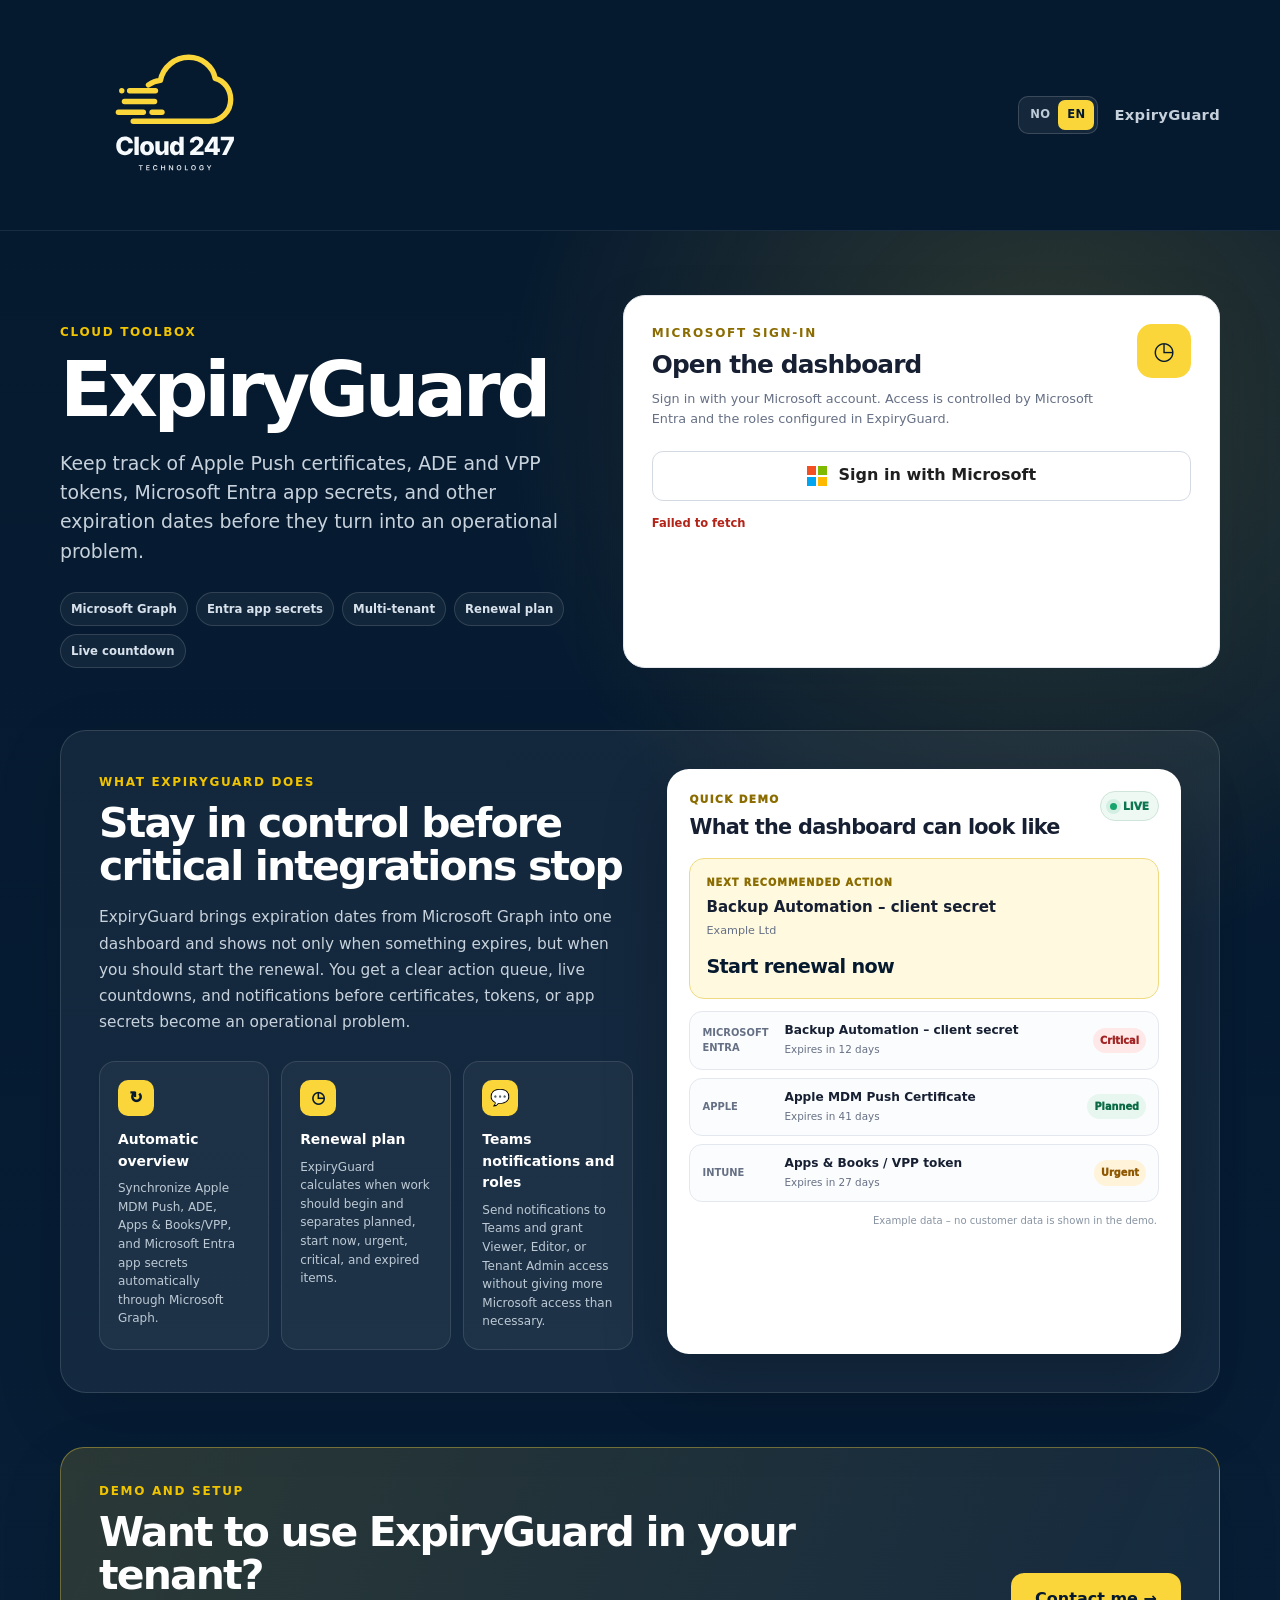
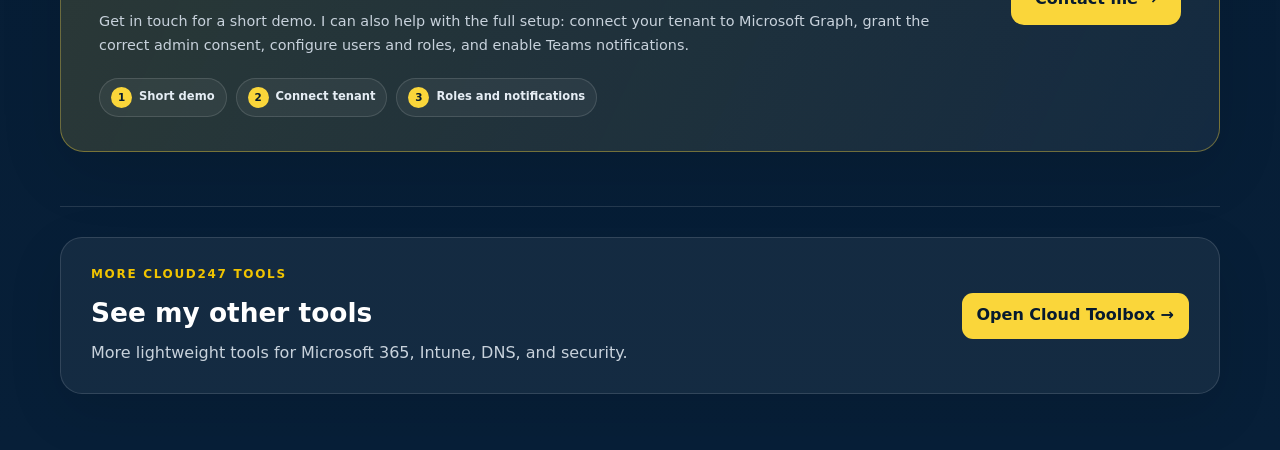
<file: index.html>
<!doctype html>
<html lang="no">
<head>
  <meta charset="utf-8">
  <meta name="viewport" content="width=device-width, initial-scale=1">
  <title>ExpiryGuard | Cloud247</title>
  <meta name="description" content="Multi-tenant dashboard for Apple Push-sertifikater, ADE-tokens, Apps & Books/VPP-tokens, Microsoft Entra app-secrets og andre utløpsdatoer.">
  <meta name="theme-color" content="#061A2F">
  <meta name="referrer" content="no-referrer">
  <meta http-equiv="Content-Security-Policy" content="default-src 'self'; script-src 'self' https://static.cloudflareinsights.com; style-src 'self'; img-src 'self' data:; font-src 'self'; connect-src 'self' https://api.expiry.cloud247.no https://cloudflareinsights.com; object-src 'none'; base-uri 'none'; form-action 'self'; frame-src 'none'; worker-src 'self'; manifest-src 'self'; upgrade-insecure-requests">
  <link rel="icon" href="assets/favicon.svg" type="image/svg+xml">
  <link rel="stylesheet" href="styles.css?v=5.4.0">
</head>
<body class="management-portal" data-portal-mode="management">
<header class="site-header">
  <div class="shell header-inner">
    <a class="cloud-brand" href="https://cloud247.no/" aria-label="Cloud247 forside"><img src="assets/cloud247-logo.svg" alt="Cloud247 Technology"></a>
    <div class="header-account"><div class="language-switcher" aria-label="Language / Språk"><button type="button" data-language="nb" title="Norsk" aria-pressed="false">NO</button><button type="button" data-language="en" title="English" aria-pressed="false">EN</button></div><span class="header-label">ExpiryGuard</span><div class="auth-user" id="authUser" hidden><span class="auth-avatar" id="authAvatar">?</span><span class="auth-user-copy"><strong id="authUserName">Microsoft</strong><small id="authUserAccount">–</small><small class="auth-role" id="authUserRole">–</small></span><button class="header-signout" id="signOutButton" type="button">Logg ut</button></div></div>
  </div>
</header>

<section class="auth-gate" id="authGate">
  <div class="shell auth-gate-shell portal-auth-grid">
    <div class="auth-intro">
      <p class="cloud-eyebrow">CLOUD TOOLBOX</p>
      <h1>ExpiryGuard</h1>
      <p>Hold kontroll på Apple Push-sertifikater, ADE- og VPP-tokens, Microsoft Entra app-secrets og andre utløpsdatoer – før de rekker å bli et driftsproblem.</p>
      <div class="hero-trust-row" aria-label="ExpiryGuard-funksjoner"><span>Microsoft Graph</span><span>Entra app-secrets</span><span>Multi-tenant</span><span>Fornyelsesplan</span><span>Live nedtelling</span></div>
    </div>
    <article class="auth-card cloud-panel">
      <div class="auth-card-heading">
        <div>
          <p class="hero-card-kicker">MICROSOFT-INNLOGGING</p>
          <h2>Åpne dashboardet</h2>
          <p>Logg inn med Microsoft-kontoen din. Tilgang styres av Microsoft Entra og rollene som er satt i ExpiryGuard.</p>
        </div>
        <span class="auth-mark" aria-hidden="true">◷</span>
      </div>
      <button class="microsoft-button portal-login-button" id="signInButton" type="button"><span class="microsoft-logo" aria-hidden="true"><i></i><i></i><i></i><i></i></span><span>Logg inn med Microsoft</span></button>
      <small id="authStatus">Microsoft Entra styrer hvem som får logge inn. Rollen styres i ExpiryGuard. Ingen passord lagres i ExpiryGuard.</small>
    </article>
    <section class="auth-product-story" aria-labelledby="productStoryTitle">
      <div class="product-story-copy">
        <p class="eyebrow">DETTE GJØR EXPIRYGUARD</p>
        <h2 id="productStoryTitle">Få kontroll før kritiske integrasjoner stopper</h2>
        <p class="product-story-lead">ExpiryGuard samler utløpsdatoer fra Microsoft Graph i ett dashboard og viser ikke bare når noe utløper, men når du bør starte fornyelsen. Du får en tydelig arbeidskø, live nedtelling og varsling før sertifikater, tokens eller app-secrets blir et driftsproblem.</p>
        <div class="product-feature-grid">
          <article>
            <span class="product-feature-icon" aria-hidden="true">↻</span>
            <strong>Automatisk oversikt</strong>
            <p>Synkroniser Apple MDM Push, ADE, Apps &amp; Books/VPP og Microsoft Entra app-secrets automatisk via Microsoft Graph.</p>
          </article>
          <article>
            <span class="product-feature-icon" aria-hidden="true">◷</span>
            <strong>Fornyelsesplan</strong>
            <p>ExpiryGuard beregner når arbeidet bør starte og skiller mellom planlagt, start nå, haster, kritisk og utløpt.</p>
          </article>
          <article>
            <span class="product-feature-icon" aria-hidden="true">💬</span>
            <strong>Teams-varsler og roller</strong>
            <p>Send varsler til Teams og gi Viewer, Editor eller Tenant Admin tilgang uten å gi mer Microsoft-tilgang enn nødvendig.</p>
          </article>
        </div>
      </div>

      <div class="product-demo" aria-label="Eksempel på ExpiryGuard-dashboard">
        <div class="product-demo-head">
          <div>
            <p class="demo-label">LITEN DEMO</p>
            <h3>Slik kan oversikten se ut</h3>
          </div>
          <span class="demo-live"><i></i> LIVE</span>
        </div>
        <div class="demo-next-action">
          <span>NESTE ANBEFALTE HANDLING</span>
          <strong>Backup Automation – client secret</strong>
          <small>Eksempel AS</small>
          <b>Start fornyelse nå</b>
        </div>
        <div class="demo-items">
          <div class="demo-item">
            <span class="demo-type">Microsoft Entra</span>
            <div><strong>Backup Automation – client secret</strong><small>Utløper om 12 dager</small></div>
            <span class="demo-status critical">Kritisk</span>
          </div>
          <div class="demo-item">
            <span class="demo-type">Apple</span>
            <div><strong>Apple MDM Push Certificate</strong><small>Utløper om 41 dager</small></div>
            <span class="demo-status planned">Planlagt</span>
          </div>
          <div class="demo-item">
            <span class="demo-type">Intune</span>
            <div><strong>Apps &amp; Books / VPP token</strong><small>Utløper om 27 dager</small></div>
            <span class="demo-status urgent">Haster</span>
          </div>
        </div>
        <p class="demo-footnote">Eksempeldata – ingen kundedata vises i demoen.</p>
      </div>
    </section>

    <section class="auth-contact-card" aria-labelledby="contactDemoTitle">
      <div class="contact-copy">
        <p class="eyebrow">DEMO OG OPPSETT</p>
        <h2 id="contactDemoTitle">Vil du bruke ExpiryGuard i din tenant?</h2>
        <p>Ta kontakt for en kort demo. Jeg kan også hjelpe med hele oppsettet: koble tenant til Microsoft Graph, gi riktig admin consent, sette opp brukere og roller og aktivere Teams-varsler.</p>
        <div class="contact-steps" aria-label="Oppsett av ExpiryGuard">
          <span><b>1</b> Kort demo</span>
          <span><b>2</b> Koble til tenant</span>
          <span><b>3</b> Roller og varsling</span>
        </div>
      </div>
      <a class="primary-button contact-button" href="mailto:expiryguard@cloud247.no?subject=ExpiryGuard%20-%20demo%20og%20oppsett">Kontakt meg →</a>
    </section>

    <div class="auth-more-tools">
      <div class="more-tools-card portal-more-tools-card">
        <div><p class="eyebrow">FLERE CLOUD247-VERKTØY</p><h2>Se mine andre verktøy</h2><p>Flere små verktøy for Microsoft 365, Intune, DNS og sikkerhet.</p></div>
        <a class="primary-button" href="https://cloud247.no/">Åpne Cloud Toolbox →</a>
      </div>
    </div>
  </div>
</section>

<main id="appMain" hidden>
  <section class="hero">
    <div class="shell hero-grid">
      <div class="hero-copy">
        <p class="eyebrow">CLOUD TOOLBOX</p>
        <h1>ExpiryGuard</h1>
        <p class="lead">Se ikke bare når noe utløper – se <strong>når du bør begynne å fornye det</strong>. Multi-tenant oversikt med Microsoft Graph, Entra app-secrets, handlingsvinduer, live nedtelling og tenant-isolert tilgang.</p>
        <div class="hero-pills"><span>Microsoft Graph</span><span>Entra app-secrets</span><span>Multi-tenant</span><span>Fornyelsesplan</span><span>Live nedtelling</span><span>Browser-varsler</span></div>
      </div>
      <article class="hero-card">
        <div class="hero-card-head">
          <div><span class="mini-label">NESTE ANBEFALTE HANDLING</span><strong id="heroNextTitle">Kobler til…</strong><small id="heroNextTenant">–</small></div>
          <span class="status-dot" id="heroStatusDot"></span>
        </div>
        <div class="hero-countdown" id="heroCountdown">–</div>
        <p class="hero-recommendation" id="heroRecommendation">Venter på data…</p>
        <div class="hero-actions"><button class="primary-button" id="syncAllButton" type="button">↻ Synkroniser alle</button><button class="secondary-button hero-secondary" id="notificationsButton" type="button">🔔 Varsler</button></div>
        <div id="syncFeedback" class="sync-feedback" role="status" aria-live="polite" hidden></div>
      </article>
    </div>
  </section>

  <section class="app-section">
    <div class="shell app-layout">
      <aside class="tenant-panel" id="tenantPanel">
        <div class="panel-head"><div><p class="eyebrow dark">KUNDER</p><h2>Tenants</h2></div><button class="icon-button" id="addTenantButton" type="button" title="Legg til kunde">+</button></div>
        <button class="tenant-choice active" data-tenant="all" type="button"><span class="tenant-icon">◎</span><span><strong>Alle kunder</strong><small id="allTenantCount">0 tenants</small></span></button>
        <div id="tenantList" class="tenant-list"></div>
        <button class="secondary-button wide" id="manageTenantsButton" type="button">Administrer kunder</button>
      </aside>

      <div class="main-panel">
        <div class="toolbar">
          <div class="toolbar-left">
            <button class="primary-button" id="addManualButton" type="button">+ Legg til manuelt</button>
            <button class="secondary-button" id="fullscreenButton" type="button">⛶ Fullskjerm</button>
            <button class="secondary-button" id="displayModeButton" type="button">◫ Dashboard-modus</button>
          </div>
          <div class="toolbar-right">
            <label class="file-button secondary-button" id="importButton" for="importFile">Import</label><input id="importFile" type="file" accept=".json,.csv,application/json,text/csv" hidden>
            <button class="secondary-button" id="exportJsonButton" type="button">Eksporter JSON</button>
            <button class="secondary-button" id="exportCsvButton" type="button">Eksporter CSV</button>
            <button class="secondary-button" id="exportIcsButton" type="button">Eksporter kalender</button>
            <button class="secondary-button" id="portalUsersButton" type="button">👥 Brukere og roller</button>
            <button class="secondary-button" id="teamsNotificationsButton" type="button">💬 Teams-varsler</button>
            <button class="secondary-button" id="emailNotificationsButton" type="button" hidden>&#9993; E-postvarsler</button>
            <button class="secondary-button" id="notificationLogButton" type="button" hidden>Varslingslogg</button>
            <button class="secondary-button" id="auditLogButton" type="button">🛡 Sikkerhetslogg</button>
            <button class="secondary-button" id="settingsButton" type="button">⚙ Innstillinger</button>
          </div>
        </div>

        <div id="accessBanner" class="access-banner" hidden></div>
        <div id="healthBanner" class="health-banner" hidden></div>

        <section class="stats-grid v3-stats" aria-label="Oversikt">
          <button class="stat-card stat-filter-card" data-stage-filter="all" type="button" aria-pressed="true"><span>Totalt</span><strong id="statTotal">0</strong><small>utløpsdatoer</small></button>
          <button class="stat-card stat-filter-card ok" data-stage-filter="planned" type="button" aria-pressed="false"><span>Planlagt</span><strong id="statPlanned">0</strong><small>ikke tid ennå</small></button>
          <button class="stat-card stat-filter-card action" data-stage-filter="action" type="button" aria-pressed="false"><span>Start nå</span><strong id="statAction">0</strong><small>innen anbefalt vindu</small></button>
          <button class="stat-card stat-filter-card urgent" data-stage-filter="urgent" type="button" aria-pressed="false"><span>Haster</span><strong id="statUrgent">0</strong><small>bør være i gang</small></button>
          <button class="stat-card stat-filter-card danger" data-stage-filter="critical" type="button" aria-pressed="false"><span>Kritisk</span><strong id="statCritical">0</strong><small>prioriter i dag</small></button>
          <button class="stat-card stat-filter-card expired" data-stage-filter="expired" type="button" aria-pressed="false"><span>Utløpt</span><strong id="statExpired">0</strong><small>krever handling</small></button>
        </section>

        <section class="action-card" id="actionCard">
          <div class="action-card-head">
            <div><p class="eyebrow dark">FORNYELSESPLAN</p><h2>Hva bør du jobbe med nå?</h2><p>Sortert etter anbefalt startdato, konsekvens og tid igjen.</p></div>
            <span class="policy-note">Cloud247-anbefalinger</span>
          </div>
          <div id="actionQueue" class="action-queue"></div>
        </section>

        <section class="content-card" id="expiryOverview">
          <div class="content-head">
            <div><p class="eyebrow dark">OVERSIKT</p><h2 id="overviewTitle">Alle kunder</h2><p class="sync-line" id="syncLine">Ikke synkronisert ennå</p><p class="display-meta" id="displayMeta"></p></div>
            <div class="filters"><input id="searchInput" type="search" placeholder="Søk kunde, navn, type, Apple ID, App ID…" aria-label="Søk"><select id="statusFilter" aria-label="Filtrer status"><option value="all">Alle statuser</option><option value="expired">Utløpt</option><option value="critical">Kritisk</option><option value="urgent">Haster</option><option value="action">Start nå</option><option value="planned">Planlagt</option></select></div>
          </div>
          <div id="emptyState" class="empty-state"><div class="empty-icon">◷</div><h3>Ingen utløpsdatoer å vise</h3><p>Legg til en kunde og gi admin consent, eller opprett et manuelt element.</p></div>
          <div id="dashboardGrid" class="expiry-grid" hidden></div>
          <div id="tableWrap" class="table-wrap" hidden>
            <table><thead><tr><th>Kunde</th><th>Navn</th><th>Anbefalt start</th><th>Utløper</th><th>Tid igjen</th><th>Plan</th><th>Arbeid</th><th></th></tr></thead><tbody id="itemsBody"></tbody></table>
          </div>
        </section>

        <section class="source-card">
          <div><p class="eyebrow dark">AUTOMATISK FRA MICROSOFT GRAPH</p><h2>Graph-kilder</h2><p>ExpiryGuard synkroniserer bare metadata som trengs for oversikten. Apple-token, sertifikat og selve Entra secret-verdien lagres aldri.</p></div>
          <div class="source-grid">
            <article><span></span><strong>Apple MDM Push</strong><small>Start 60 dager før · kritisk siste 14 dager</small></article>
            <article><span>↻</span><strong>Automated Device Enrollment</strong><small>Start 30 dager før · kritisk siste 7 dager</small></article>
            <article><span>▦</span><strong>Apps & Books / VPP</strong><small>Start 30 dager før · kritisk siste 7 dager</small></article>
            <article><span>◈</span><strong>Microsoft Entra app-secrets</strong><small>Start 60 dager før · kritisk siste 14 dager</small></article>
          </div>
        </section>

        <section class="activity-card">
          <div class="activity-head"><div><p class="eyebrow dark">HISTORIKK</p><h2>Siste fornyelser og endringer</h2></div><small>Oppdages automatisk når Graph får en nyere utløpsdato.</small></div>
          <div id="activityList" class="activity-list"></div>
        </section>
      </div>
    </div>
  </section>

  <section class="more-tools"><div class="shell more-tools-card"><div><p class="eyebrow">FLERE CLOUD247-VERKTØY</p><h2>Se mine andre verktøy</h2><p>Flere små verktøy for Microsoft 365, Intune, DNS og sikkerhet.</p></div><a class="primary-button" href="https://cloud247.no/">Åpne Cloud Toolbox →</a></div></section>
  <section class="coffee-section" aria-labelledby="coffee-title"><div class="shell"><div class="coffee-card"><div class="coffee-icon" aria-hidden="true">☕</div><div class="coffee-copy"><p class="eyebrow dark">INGEN UTLØPTE TOKENS. FORHÅPENTLIGVIS.</p><h2 id="coffee-title">Hold ExpiryGuard våken</h2><p>Hvis dashboardet redder deg fra en utløpt Apple-integrasjon eller app-secret hos en kunde, kan du støtte videre utvikling av Cloud247-verktøyene.</p></div><div class="coffee-action"><a class="vipps-button" href="https://qr.vipps.no/box/90e4bd01-a470-474a-98fa-8b48f69b0f4e/pay-in" target="_blank" rel="noopener noreferrer">Spander en slurk</a></div></div></div></section>
</main>

<footer class="site-footer" id="appFooter" hidden><div class="shell footer-inner"><span>© <span id="year"></span> Cloud247</span><span class="app-version">v5.4.0</span><a href="https://cloud247.no/">cloud247.no</a></div></footer>

<dialog id="tenantDialog">
  <form method="dialog" id="tenantForm">
    <div class="dialog-head"><div><p class="eyebrow dark">NY KUNDE</p><h2>Koble til Microsoft tenant</h2></div><button class="icon-button" value="cancel" aria-label="Lukk">×</button></div>
    <div class="notice"><strong>Hvordan det virker</strong><p>Oppgi Tenant ID og kundenavn. ExpiryGuard lager én Microsoft admin-consent-lenke for Graph-tilgang og portalinnlogging. Graph-tilgangen omfatter Intune service configuration og lesing av App Registration-secretmetadata. Etter godkjenning tester backend Graph-tilgangen. Kunden setter deretter Assignment required = Yes og tildeler brukere under Users and groups. Roller tildeles inne i ExpiryGuard.</p></div>
    <div class="form-grid"><label class="field span-2">Kundenavn<input id="tenantName" required placeholder="Contoso AS"></label><label class="field span-2">Microsoft Entra Tenant ID<input id="tenantId" required pattern="[0-9a-fA-F-]{36}" placeholder="00000000-0000-0000-0000-000000000000"></label></div>
    <div class="dialog-actions"><button class="secondary-button" value="cancel" type="button" id="cancelTenant">Avbryt</button><button class="primary-button" type="submit">Opprett consent-lenke →</button></div>
  </form>
</dialog>

<dialog id="manageDialog">
  <form method="dialog">
    <div class="dialog-head"><div><p class="eyebrow dark">MULTI-TENANT</p><h2>Administrer kunder</h2></div><button class="icon-button" value="cancel" aria-label="Lukk">×</button></div>
    <div class="notice compact-notice"><strong>Graph-tilgang</strong><p>For automatisk overvåking av Microsoft Entra app-secrets kreves Application.Read.All. Etter at tillatelsen er lagt til på ExpiryGuard Graph Connector, bruk Oppdater Graph-tilgang for eksisterende kunder slik at kunden kan gi admin consent på nytt. Dette sletter ikke eksisterende ExpiryGuard-data.</p></div>
    <div id="manageTenantList" class="manage-list"></div>
    <div class="dialog-actions"><button class="primary-button" value="cancel">Ferdig</button></div>
  </form>
</dialog>

<dialog id="manualDialog">
  <form method="dialog" id="manualForm">
    <div class="dialog-head"><div><p class="eyebrow dark" id="manualEyebrow">MANUELT ELEMENT</p><h2 id="manualTitle">Legg til utløpsdato</h2></div><button class="icon-button" value="cancel" aria-label="Lukk">×</button></div>
    <input type="hidden" id="manualId">
    <div class="form-grid">
      <label class="field">Kunde<select id="manualTenant" required></select></label>
      <label class="field">Type<select id="manualKind"><option value="TLS / SSL Certificate">TLS / SSL Certificate</option><option value="SCEP / PKI Certificate">SCEP / PKI Certificate</option><option value="API Token / Secret">API Token / Secret</option><option value="Microsoft Entra App Secret / Certificate">Microsoft Entra App Secret / Certificate</option><option value="Lisens / abonnement">Lisens / abonnement</option><option value="Apple / Intune annet">Apple / Intune annet</option><option value="Egendefinert">Egendefinert</option></select></label>
      <label class="field span-2">Navn<input id="manualName" required placeholder="F.eks. SCEP Connector Certificate"></label>
      <label class="field">Utløper<input id="manualExpiry" type="datetime-local" required></label>
      <label class="field">Konsekvens<select id="manualImpact"><option value="critical">Kritisk</option><option value="high">Høy</option><option value="medium" selected>Medium</option><option value="low">Lav</option></select></label>
      <label class="field">Start fornyelse før<input id="manualReminder" type="number" min="1" max="365" value="30"><small>dager før utløp</small></label>
      <label class="field">Haster fra<input id="manualUrgent" type="number" min="1" max="365" value="14"><small>dager før utløp</small></label>
      <label class="field">Kritisk fra<input id="manualCritical" type="number" min="1" max="365" value="7"><small>dager før utløp</small></label>
      <label class="field">Eier / konto<input id="manualOwner" placeholder="Ansvarlig / konto"></label>
      <label class="field">Administrasjonslenke<input id="manualUrl" type="url" placeholder="https://..."></label>
      <label class="field span-2">Notater<textarea id="manualNotes" rows="3" placeholder="Fornyelsesrutine, ticket, kontaktperson…"></textarea></label>
    </div>
    <div id="manualPolicyHint" class="notice compact-notice"></div>
    <div class="dialog-actions"><button class="secondary-button" value="cancel" type="button" id="cancelManual">Avbryt</button><button class="primary-button" type="submit">Lagre</button></div>
  </form>
</dialog>

<dialog id="detailDialog" class="detail-dialog">
  <form method="dialog">
    <div class="dialog-head"><div><p class="eyebrow dark" id="detailEyebrow">FORNYELSESPLAN</p><h2 id="detailTitle">Detaljer</h2><p id="detailTenant" class="dialog-subtitle"></p></div><button class="icon-button" value="cancel" aria-label="Lukk">×</button></div>
    <div class="detail-summary" id="detailSummary"></div>
    <div class="detail-grid">
      <section class="detail-panel"><p class="eyebrow dark">ANBEFALING</p><h3 id="detailRecommendationTitle"></h3><p id="detailRecommendation"></p><div id="detailRunbook" class="runbook"></div></section>
      <section class="detail-panel" id="workflowPanel"><p class="eyebrow dark">ARBEIDSSTATUS</p><div class="workflow-buttons" id="workflowButtons"><button type="button" data-workflow="not_started">Ikke startet</button><button type="button" data-workflow="in_progress">Pågår</button><button type="button" data-workflow="waiting">Venter</button><button type="button" data-workflow="completed">Fornyet</button></div><label class="field workflow-note">Arbeidsnotat<textarea id="workflowNote" rows="4" placeholder="Ticketnummer, hvem som jobber med saken, hva vi venter på…"></textarea></label><button class="secondary-button wide" id="saveWorkflowButton" type="button">Lagre arbeidsstatus</button></section>
    </div>
    <div class="metadata-panel" id="detailMetadata"></div>
    <div class="dialog-actions detail-actions"><button class="secondary-button" id="copyTicketButton" type="button">Kopier ticket-tekst</button><a class="secondary-button" id="detailDocsLink" href="#" target="_blank" rel="noopener noreferrer">Åpne dokumentasjon ↗</a><a class="primary-button" id="detailAdminLink" href="#" target="_blank" rel="noopener noreferrer" hidden>Åpne administrasjon ↗</a><button class="primary-button" value="cancel">Lukk</button></div>
  </form>
</dialog>

<dialog id="portalUsersDialog" class="portal-users-dialog">
  <form method="dialog">
    <div class="dialog-head"><div><p class="eyebrow dark">TILGANG</p><h2>Brukere og roller</h2><p class="dialog-subtitle">Microsoft Entra bestemmer hvem som får logge inn. Rollen Viewer, Editor eller Tenant Admin lagres i ExpiryGuard. Tenant Admin kan styre roller i egen tenant; Cloud247 Super Admin kan styre alle kunder og blokkere ved behov.</p></div><button class="icon-button" value="cancel" aria-label="Lukk">×</button></div>
    <div class="portal-users-toolbar">
      <label class="field">Kunde<select id="portalUsersTenantFilter"><option value="">Alle kunder</option></select></label>
      <div class="portal-users-summary" id="portalUsersSummary">–</div>
      <button class="secondary-button" id="refreshPortalUsersButton" type="button">↻ Oppdater</button>
    </div>
    <div class="notice compact-notice"><strong>Entra-tilgang + roller i ExpiryGuard</strong><p>Kunden setter <b>Assignment required = Yes</b> på ExpiryGuard Enterprise Application og tildeler brukere under <b>Users and groups</b>. På Entra Free må brukere tildeles individuelt; gruppebasert assignment krever P1/P2. Etter første innlogging får brukeren status Venter på rolle, og Tenant Admin eller Cloud247 tildeler Viewer, Editor eller Tenant Admin i ExpiryGuard.</p></div>
    <div id="portalUsersList" class="portal-users-list"><div class="queue-empty">Ingen portalbrukere ennå.</div></div>
    <div class="dialog-actions"><button class="primary-button" value="cancel">Ferdig</button></div>
  </form>
</dialog>

<dialog id="teamsNotificationsDialog" class="teams-notifications-dialog">
  <form method="dialog" id="teamsNotificationsForm">
    <div class="dialog-head"><div><p class="eyebrow dark">MICROSOFT TEAMS</p><h2>Teams-varsler</h2><p class="dialog-subtitle">Send automatiske ExpiryGuard-varsler til en Teams-kanal via Microsoft Teams Workflows. Tenant Admin styrer sin egen tenant; Cloud247 Super Admin kan konfigurere alle kunder.</p></div><button class="icon-button" value="cancel" aria-label="Lukk">×</button></div>
    <div class="form-grid">
      <label class="field span-2">Kunde<select id="teamsTenantSelect"></select></label>
      <label class="toggle-field span-2"><input type="checkbox" id="teamsEnabled"><span><strong>Aktiver Teams-varsler</strong><small>Varsler sendes etter planlagt eller manuell synkronisering. Samme varsel sendes bare én gang per utløpsdato og nivå.</small></span></label>
      <label class="field span-2">Teams Workflows webhook-URL<input id="teamsWebhookUrl" type="password" inputmode="url" autocomplete="off" placeholder="Lim inn ny webhook-URL for å konfigurere eller erstatte"></label>
      <label class="field span-2">Kanalnavn / beskrivelse<input id="teamsChannelLabel" maxlength="120" placeholder="F.eks. IT Drift / ExpiryGuard"></label>
      <label class="toggle-field"><input type="checkbox" id="teamsNotifyPlanned" checked><span><strong>Start fornyelse</strong><small>Når anbefalt startvindu nås.</small></span></label>
      <label class="toggle-field"><input type="checkbox" id="teamsNotifyUrgent" checked><span><strong>Haster</strong><small>Når elementet går inn i hastevinduet.</small></span></label>
      <label class="toggle-field"><input type="checkbox" id="teamsNotifyCritical" checked><span><strong>Kritisk</strong><small>Når elementet går inn i kritiskvinduet.</small></span></label>
      <label class="toggle-field"><input type="checkbox" id="teamsNotifyExpired" checked><span><strong>Utløpt</strong><small>Når utløpsdatoen er passert.</small></span></label>
    </div>
    <div id="teamsWebhookState" class="teams-webhook-state"></div>
    <div class="notice compact-notice"><strong>Slik kobler du til Teams</strong><p>Opprett en Workflow i ønsket Teams-kanal med triggeren <b>When a Teams webhook request is received</b>, sett trigger-tilgangen til <b>Anyone</b>, kopier den aktuelle callback-URL-en og lim den inn her. Bruk den nyeste URL-en fra Workflows.</p></div>
    <div class="notice compact-notice"><strong>Sikkerhet</strong><p>Webhook-URL-en behandles som en hemmelighet. Den krypteres med AES-256-GCM i Worker før lagring i D1 og returneres aldri til nettleseren etter lagring.</p></div>
    <div id="teamsLastStatus" class="teams-last-status"></div>
    <div class="dialog-actions teams-dialog-actions"><button class="danger-button" id="teamsClearWebhookButton" type="button">Fjern webhook</button><button class="secondary-button" id="teamsTestButton" type="button">Send testvarsel</button><button class="secondary-button" value="cancel" type="button" id="cancelTeamsNotifications">Avbryt</button><button class="primary-button" type="submit">Lagre Teams-varsler</button></div>
  </form>
</dialog>

<dialog id="emailNotificationsDialog" class="email-notifications-dialog" aria-labelledby="emailDialogTitle">
  <form id="emailNotificationsForm">
    <div class="dialog-head"><div><p class="eyebrow dark">BREVO &middot; EMAIL NOTIFICATIONS</p><h2 id="emailDialogTitle">E-postvarsler</h2><p class="dialog-subtitle">En egen varslingskanal ved siden av Teams. Oppsett og mottakere gjelder bare valgt kunde.</p></div><button class="icon-button" id="closeEmailNotifications" type="button" aria-label="Lukk">&times;</button></div>
    <label class="field">Kunde<select id="emailTenantSelect"></select></label>
    <div id="emailProviderState" class="teams-webhook-state" aria-live="polite"></div>
    <fieldset id="emailSettingsFields" class="notification-fieldset" disabled>
      <div class="form-grid">
        <label class="toggle-field span-2"><input type="checkbox" id="emailEnabled"><span><strong>Aktiver e-postvarsler</strong><small>Automatiske varsler etter planlagt eller manuell synkronisering. Teams-innstillingene endres ikke.</small></span></label>
        <label class="field span-2">Spr&#229;k i e-post<select id="emailLocale"><option value="nb">Norsk</option><option value="en">English</option></select></label>
      </div>
      <div class="notification-section-head"><div><h3>Mottakere</h3><p class="dialog-subtitle">Maksimalt 20 adresser. Hver mottaker f&#229;r sin egen e-post.</p></div><button id="addEmailRecipient" type="button" class="secondary-button">+ Legg til mottaker</button></div>
      <div id="emailRecipients" class="email-recipients"></div>
      <p class="notification-privacy-note">Legg bare til godkjente mottakere. Varslene inneholder kundenavn og opplysninger om elementet som utl&#248;per.</p>
      <div class="notification-section-head"><div><h3>Varselniv&#229;er</h3><p class="dialog-subtitle">Samme action windows som Teams: grensene hentes fra hvert element, ikke fra en egen e-postplan.</p></div></div>
      <div class="form-grid">
        <label class="toggle-field"><input id="emailNotifyPlanned" type="checkbox" checked><span><strong>Start fornyelse</strong><small>N&#229;r anbefalt startvindu n&#229;s.</small></span></label>
        <label class="toggle-field"><input id="emailNotifyUrgent" type="checkbox" checked><span><strong>Haster</strong><small>N&#229;r elementet g&#229;r inn i hastevinduet.</small></span></label>
        <label class="toggle-field"><input id="emailNotifyCritical" type="checkbox" checked><span><strong>Kritisk</strong><small>N&#229;r elementet g&#229;r inn i kritiskvinduet.</small></span></label>
        <label class="toggle-field"><input id="emailNotifyExpired" type="checkbox" checked><span><strong>Utl&#248;pt</strong><small>N&#229;r utl&#248;psdatoen er passert.</small></span></label>
      </div>
    </fieldset>
    <div class="notice compact-notice"><strong>Sikker utsending</strong><p>Brevo API-n&#248;kkelen ligger kun som Worker secret. Avsender konfigureres sentralt. Testmail sendes til alle aktive, lagrede mottakere, ogs&#229; n&#229;r automatisk varsling er av.</p></div>
    <div id="emailLastStatus" class="teams-last-status" aria-live="polite"></div>
    <div id="emailFeedback" class="notification-feedback" role="status" aria-live="polite"></div>
    <div class="dialog-actions notification-dialog-actions"><button id="emailOpenLog" type="button" class="secondary-button">Varslingslogg</button><button id="emailTestButton" type="button" class="secondary-button" disabled>Lagre og send testmail</button><button id="cancelEmailNotifications" type="button" class="secondary-button">Lukk</button><button id="emailSaveButton" type="submit" class="primary-button" disabled>Lagre e-postvarsler</button></div>
  </form>
</dialog>

<dialog id="notificationLogDialog" class="notification-log-dialog" aria-labelledby="notificationLogTitle">
  <div class="notification-log-inner">
    <div class="dialog-head"><div><p class="eyebrow dark">NOTIFICATIONS</p><h2 id="notificationLogTitle">Varslingslogg</h2><p class="dialog-subtitle">E-post og Teams logges separat fra sikkerhetsloggen. Akseptert betyr at leverand&#248;ren tok imot foresp&#248;rselen, ikke bekreftet levering i innboksen eller kanalen.</p></div><button id="closeNotificationLog" class="icon-button" type="button" aria-label="Lukk">&times;</button></div>
    <div class="notification-log-filters">
      <label class="field">Kunde<select id="notificationLogTenant"></select></label>
      <label class="field">Kanal<select id="notificationLogChannel"><option value="">Alle kanaler</option><option value="email">E-post</option><option value="teams">Teams</option></select></label>
      <label class="field">Status<select id="notificationLogStatus"><option value="">Alle statuser</option><option value="accepted">Akseptert</option><option value="failed">Feilet</option><option value="unknown">Usikker status</option><option value="retry_queued">Nytt fors&#248;k planlagt</option></select></label>
      <button id="refreshNotificationLog" class="secondary-button" type="button">Oppdater</button>
    </div>
    <div id="notificationLogSummary" class="notification-privacy-note" aria-live="polite"></div>
    <div id="notificationLogEntries" class="notification-log-entries" aria-live="polite"></div>
    <div class="dialog-actions"><button id="moreNotificationLog" class="secondary-button" type="button" hidden>Vis flere</button><button id="doneNotificationLog" class="primary-button" type="button">Ferdig</button></div>
  </div>
</dialog>

<dialog id="auditDialog" class="audit-dialog">
  <form method="dialog">
    <div class="dialog-head"><div><p class="eyebrow dark">SIKKERHET</p><h2>Sikkerhetslogg</h2><p class="dialog-subtitle">Management-handlinger og endringer logges med bruker, tenant og tidspunkt.</p></div><button class="icon-button" value="cancel" aria-label="Lukk">×</button></div>
    <div class="audit-toolbar"><span id="auditSummary">–</span><button class="secondary-button" id="refreshAuditButton" type="button">↻ Oppdater</button></div>
    <div id="auditList" class="audit-list"><div class="queue-empty">Ingen loggoppføringer ennå.</div></div>
    <div class="dialog-actions"><button class="primary-button" value="cancel">Lukk</button></div>
  </form>
</dialog>

<dialog id="settingsDialog">
  <form method="dialog" id="settingsForm">
    <div class="dialog-head"><div><p class="eyebrow dark">INNSTILLINGER</p><h2>ExpiryGuard</h2></div><button class="icon-button" value="cancel" aria-label="Lukk">×</button></div>
    <div class="form-grid">
      <label class="field">Standard startvindu<select id="defaultReminder"><option value="90">90 dager</option><option value="60">60 dager</option><option value="45">45 dager</option><option value="30">30 dager</option><option value="14">14 dager</option><option value="7">7 dager</option></select></label>
      <label class="field">Varslingsfrekvens<select id="notificationCadence"><option value="6">Hver 6. time ved behov</option><option value="12">Hver 12. time ved behov</option><option value="24">Maks én gang per døgn</option></select></label>
      <label class="toggle-field"><input type="checkbox" id="notifyEnabled"><span><strong>Browser-varsler</strong><small>Varsle når anbefalt startdato passeres, ved hast og ved kritisk status.</small></span></label>
      <label class="toggle-field"><input type="checkbox" id="rotateTenants"><span><strong>Roter kunder i dashboard-modus</strong><small>Bytt automatisk mellom kunder som trenger oppmerksomhet.</small></span></label>
      <label class="field">Rotasjon<select id="rotateSeconds"><option value="15">15 sekunder</option><option value="30">30 sekunder</option><option value="60">60 sekunder</option></select></label>
    </div>
    <div class="notice"><strong>Om anbefalingene</strong><p>Startvinduer er operative Cloud247-anbefalinger, ikke formelle frister fra Apple eller Microsoft. De er bevisst konservative for å gi tid til endringsvindu, kundekontakt og verifisering.</p></div>
    <div class="notice"><strong>Sikkerhet</strong><p>Innloggingen håndteres av Cloudflare Worker mot Microsoft Entra ID. Worker validerer Microsoft ID-tokenet og oppretter en kort ExpiryGuard-session. Kundens validerte Tenant ID (tid) er den faste tenant-grensen for alle API-kall.</p></div>
    <div class="dialog-actions"><button class="secondary-button" value="cancel" type="button" id="cancelSettings">Avbryt</button><button class="primary-button" type="submit">Lagre innstillinger</button></div>
  </form>
</dialog>

<dialog id="confirmDialog" class="confirm-dialog"><form method="dialog"><h2 id="confirmTitle">Bekreft</h2><p id="confirmText"></p><div class="dialog-actions"><button class="secondary-button" value="cancel">Avbryt</button><button class="danger-button" value="confirm">Fortsett</button></div></form></dialog>
<div id="toast" class="toast" role="status" aria-live="polite"></div>

<script src="config.js?v=5.4.0"></script>
<script src="i18n.js?v=5.4.0"></script>
<script src="notifications.js?v=5.4.0"></script>
<script src="app.js?v=5.4.0"></script>

<!-- Cloudflare Web Analytics -->
<script type="module" src="https://static.cloudflareinsights.com/beacon.min.js" data-cf-beacon='{"token":"584b7f6cade542558bae17a2033268f2"}'></script>
<!-- End Cloudflare Web Analytics -->

</body>
</html>
</file>
<file: styles.css>
:root{
  --navy:#061a2f;--navy2:#0a2745;--yellow:#fad63a;--yellow2:#f1c400;--yellow-soft:#fff9df;
  --page:#f6f8fa;--surface:#fff;--ink:#172033;--muted:#667085;--line:#e4e8ee;--ok:#138a5b;
  --warn:#b76e00;--danger:#c63737;--vipps:#ff5b24;--radius:22px;--shadow:0 18px 55px rgba(6,26,47,.10)
}
*{box-sizing:border-box}html{scroll-behavior:smooth}body{margin:0;font-family:Inter,ui-sans-serif,system-ui,-apple-system,BlinkMacSystemFont,"Segoe UI",sans-serif;background:var(--page);color:var(--ink)}button,input,select,textarea{font:inherit}.shell{width:min(1160px,calc(100% - 40px));margin:0 auto}.site-header{background:var(--navy);border-bottom:1px solid rgba(255,255,255,.08)}.header-inner{min-height:84px;display:flex;align-items:center;justify-content:space-between}.brand img{display:block;width:205px;max-height:56px}.header-label{color:#dce8f4;font-weight:700;letter-spacing:.02em}.hero{background:radial-gradient(circle at 78% 24%,rgba(250,214,58,.18),transparent 32%),linear-gradient(135deg,var(--navy),var(--navy2));padding:70px 0 76px;color:#fff}.hero-grid{display:grid;grid-template-columns:minmax(0,1.25fr) minmax(360px,.75fr);gap:56px;align-items:start}.eyebrow{margin:0 0 12px;color:var(--yellow);font-size:.78rem;font-weight:900;letter-spacing:.14em}.eyebrow.dark{color:#9a7300}.hero h1{margin:0;font-size:clamp(2.8rem,6vw,5.2rem);line-height:.95;letter-spacing:-.055em}.lead{max-width:700px;margin:23px 0 0;color:#c9d7e5;font-size:1.15rem;line-height:1.65}.hero-pills{display:flex;flex-wrap:wrap;gap:9px;margin-top:28px}.hero-pills span{padding:8px 12px;border:1px solid rgba(255,255,255,.16);border-radius:999px;background:rgba(255,255,255,.06);color:#e7eef5;font-size:.82rem;font-weight:800}.hero-card{background:#fff;color:var(--ink);border-radius:26px;padding:28px;box-shadow:0 28px 80px rgba(0,0,0,.23)}.hero-card-head{display:flex;justify-content:space-between;gap:20px;align-items:flex-start}.hero-card-head strong,.hero-card-head small{display:block}.hero-card-head strong{margin-top:7px;font-size:1.15rem}.hero-card-head small{margin-top:5px;color:var(--muted)}.mini-label{font-size:.72rem;font-weight:900;letter-spacing:.13em;color:#9a7300}.status-dot{width:16px;height:16px;border-radius:50%;background:#c8d0d8;box-shadow:0 0 0 6px rgba(200,208,216,.2)}.status-dot.ok{background:var(--ok);box-shadow:0 0 0 6px rgba(19,138,91,.12)}.status-dot.warning{background:#e59a14;box-shadow:0 0 0 6px rgba(229,154,20,.14)}.status-dot.danger,.status-dot.expired{background:var(--danger);box-shadow:0 0 0 6px rgba(198,55,55,.13)}.hero-countdown{margin:30px 0 24px;font-size:clamp(1.6rem,3vw,2.25rem);font-weight:950;letter-spacing:-.04em}.hero-actions{display:flex;gap:10px}.hero-actions button{flex:1}.primary-button,.secondary-button,.danger-button,.vipps-button,.file-button{border:0;border-radius:13px;padding:13px 17px;font-weight:900;text-decoration:none;display:inline-flex;align-items:center;justify-content:center;gap:7px;cursor:pointer;transition:.18s ease}.primary-button{background:var(--yellow);color:var(--navy)}.primary-button:hover{background:var(--yellow2);transform:translateY(-1px)}.secondary-button,.file-button{background:#fff;color:var(--navy);border:1px solid #cfd8e2}.secondary-button:hover,.file-button:hover{border-color:#9eb0c2;background:#f8fafc}.hero-secondary{background:#f8fafc}.danger-button{background:#fff0f0;color:#a61d1d;border:1px solid #f2c2c2}.wide{width:100%}.app-section{padding:46px 0 64px}.app-layout{display:grid;grid-template-columns:240px minmax(0,1fr);gap:24px;align-items:start}.tenant-panel{position:sticky;top:18px;background:#fff;border:1px solid var(--line);border-radius:20px;padding:16px;box-shadow:0 10px 35px rgba(6,26,47,.06)}.panel-head{display:flex;align-items:center;justify-content:space-between;padding:5px 4px 12px}.panel-head h2{margin:0;font-size:1.28rem}.icon-button{width:38px;height:38px;border-radius:11px;border:1px solid var(--line);background:#fff;color:var(--navy);display:inline-grid;place-items:center;font-size:1.15rem;font-weight:900;cursor:pointer;text-decoration:none}.icon-button:hover{background:#f2f5f8}.tenant-list{display:grid;gap:7px;margin:7px 0 14px}.tenant-choice{width:100%;display:grid;grid-template-columns:36px 1fr;gap:10px;align-items:center;text-align:left;border:1px solid transparent;background:transparent;border-radius:13px;padding:9px 10px;color:var(--ink);cursor:pointer}.tenant-choice:hover{background:#f5f7f9}.tenant-choice.active{background:var(--yellow-soft);border-color:#f1d978}.tenant-choice strong,.tenant-choice small{display:block}.tenant-choice strong{font-size:.9rem;white-space:nowrap;overflow:hidden;text-overflow:ellipsis}.tenant-choice small{color:var(--muted);margin-top:2px;font-size:.73rem}.tenant-icon{width:32px;height:32px;border-radius:9px;background:var(--navy);color:var(--yellow);display:grid;place-items:center;font-weight:900}.toolbar{display:flex;align-items:center;justify-content:space-between;gap:16px;margin-bottom:20px}.toolbar-left,.toolbar-right{display:flex;gap:9px;flex-wrap:wrap}.stats-grid{display:grid;grid-template-columns:repeat(5,1fr);gap:12px;margin-bottom:20px}.stat-card{background:#fff;border:1px solid var(--line);border-radius:17px;padding:18px;box-shadow:0 8px 25px rgba(6,26,47,.045)}.stat-card span,.stat-card small{display:block}.stat-card span{font-weight:850;font-size:.82rem;color:#52606f}.stat-card strong{display:block;font-size:2rem;letter-spacing:-.05em;margin:6px 0 2px}.stat-card small{color:#8a96a3;font-size:.72rem}.stat-card.ok{border-top:4px solid var(--ok)}.stat-card.warning{border-top:4px solid #e59a14}.stat-card.danger,.stat-card.expired{border-top:4px solid var(--danger)}.content-card,.source-card{background:#fff;border:1px solid var(--line);border-radius:var(--radius);box-shadow:var(--shadow);padding:25px}.content-head{display:flex;align-items:end;justify-content:space-between;gap:20px;margin-bottom:18px}.content-head h2,.source-card h2{margin:0;font-size:1.55rem}.sync-line{margin:6px 0 0;color:var(--muted);font-size:.8rem}.filters{display:flex;gap:8px;flex-wrap:wrap}.filters input,.filters select{border:1px solid #d5dde6;background:#fff;border-radius:11px;padding:11px 12px;color:var(--ink)}.filters input{width:270px}.table-wrap{overflow:auto;border:1px solid var(--line);border-radius:15px}table{width:100%;border-collapse:collapse;min-width:900px}th,td{text-align:left;padding:13px 14px;border-bottom:1px solid #edf0f3;vertical-align:middle}th{background:#f8fafb;color:#5d6975;font-size:.73rem;text-transform:uppercase;letter-spacing:.05em}td{font-size:.88rem}.item-title{display:block;font-weight:850}.item-sub{display:block;color:var(--muted);font-size:.76rem;margin-top:3px}.badge{display:inline-flex;padding:6px 9px;border-radius:999px;font-size:.71rem;font-weight:900}.badge.ok{color:#0a6a45;background:#e7f7ef}.badge.warning{color:#8f5800;background:#fff3d9}.badge.critical,.badge.expired{color:#a22424;background:#ffe8e8}.source-pill{display:inline-flex;padding:5px 8px;border-radius:8px;background:#eef3f7;color:#425466;font-size:.71rem;font-weight:850}.row-actions{display:flex;gap:6px;justify-content:flex-end}.countdown{font-variant-numeric:tabular-nums}.empty-state{text-align:center;padding:54px 20px}.empty-icon{width:58px;height:58px;border-radius:16px;background:var(--yellow-soft);color:#9a7300;display:grid;place-items:center;font-size:1.8rem;margin:0 auto 14px}.empty-state h3{margin:0 0 7px}.empty-state p{margin:0;color:var(--muted)}.expiry-grid{display:none;grid-template-columns:repeat(3,1fr);gap:13px}.expiry-tile{border:1px solid var(--line);border-radius:17px;padding:18px;min-height:158px;display:flex;flex-direction:column}.expiry-tile.warning{border-color:#efce82;background:#fffaf0}.expiry-tile.critical,.expiry-tile.expired{border-color:#efb9b9;background:#fff7f7}.expiry-tile-head{display:flex;justify-content:space-between;gap:10px}.expiry-tile small{color:var(--muted)}.expiry-tile h3{margin:10px 0 4px;font-size:1rem}.expiry-tile .countdown{margin-top:auto;font-size:1.15rem;font-weight:950}.source-card{margin-top:20px;display:grid;grid-template-columns:1fr 1.2fr;gap:28px;align-items:center}.source-card p{color:var(--muted);line-height:1.55}.source-grid{display:grid;grid-template-columns:repeat(2,1fr);gap:10px}.source-grid article{border:1px solid var(--line);border-radius:14px;padding:16px;background:#fafbfc}.source-grid article>span{display:block;font-size:1.4rem;color:#9a7300}.source-grid strong,.source-grid small{display:block}.source-grid strong{margin-top:8px;font-size:.85rem}.source-grid small{margin-top:4px;color:var(--muted);font-size:.72rem;line-height:1.35}.more-tools{background:var(--navy);padding:54px 0}.more-tools-card{display:flex;align-items:center;justify-content:space-between;gap:28px;color:#fff}.more-tools h2{font-size:2rem;margin:0}.more-tools p:not(.eyebrow){color:#c2d0dd;margin:8px 0 0}.coffee-section{padding:42px 0 72px;background:#fff}.coffee-card{display:grid;grid-template-columns:auto 1fr auto;gap:24px;align-items:center;padding:27px 30px;background:var(--yellow-soft);border:1px solid #f1d978;border-radius:var(--radius)}.coffee-icon{width:76px;height:76px;border-radius:18px;background:var(--yellow);display:grid;place-items:center;font-size:2.25rem}.coffee-copy h2{margin:0;font-size:1.65rem}.coffee-copy p:not(.eyebrow){margin:7px 0 0;color:#655b39;line-height:1.5}.vipps-button{background:var(--vipps);color:#fff;min-width:170px}.vipps-button:hover{filter:brightness(.95)}.site-footer{background:var(--navy);border-top:1px solid rgba(255,255,255,.08);color:#adbdcb}.footer-inner{min-height:76px;display:flex;align-items:center;justify-content:space-between}.footer-inner a{color:#e3edf5;text-decoration:none}dialog{width:min(650px,calc(100% - 28px));border:0;border-radius:22px;padding:0;box-shadow:0 30px 100px rgba(0,0,0,.3);color:var(--ink)}dialog::backdrop{background:rgba(6,26,47,.68);backdrop-filter:blur(3px)}dialog form{padding:25px}.dialog-head{display:flex;justify-content:space-between;align-items:flex-start;gap:15px;margin-bottom:20px}.dialog-head h2{margin:0;font-size:1.6rem}.form-grid{display:grid;grid-template-columns:1fr 1fr;gap:15px}.field{display:grid;gap:7px;font-size:.8rem;font-weight:800;color:#3d4956}.field input,.field select,.field textarea{width:100%;border:1px solid #ccd6df;border-radius:11px;padding:11px 12px;background:#fff;color:var(--ink)}.field textarea{resize:vertical}.span-2{grid-column:1/-1}.dialog-actions{display:flex;justify-content:flex-end;gap:9px;margin-top:22px}.notice{padding:14px 16px;background:#f2f6f9;border:1px solid #dce4eb;border-radius:13px;margin-bottom:17px}.notice strong{font-size:.83rem}.notice p{margin:5px 0 0;color:#5c6976;font-size:.8rem;line-height:1.5}.toggle-field{display:flex;align-items:center;gap:10px;border:1px solid var(--line);border-radius:12px;padding:12px}.toggle-field input{width:18px;height:18px}.toggle-field strong,.toggle-field small{display:block}.toggle-field small{margin-top:2px;color:var(--muted)}.manage-list{display:grid;gap:10px;max-height:55vh;overflow:auto}.manage-row{display:grid;grid-template-columns:1fr auto;gap:14px;border:1px solid var(--line);border-radius:13px;padding:13px}.manage-row strong,.manage-row small{display:block}.manage-row small{color:var(--muted);margin-top:3px}.manage-actions{display:flex;gap:7px;align-items:center}.toast{position:fixed;right:22px;bottom:22px;background:var(--navy);color:#fff;padding:13px 16px;border-radius:12px;box-shadow:var(--shadow);opacity:0;transform:translateY(12px);pointer-events:none;transition:.2s;z-index:100}.toast.show{opacity:1;transform:translateY(0)}.confirm-dialog{max-width:440px}
body.display-mode .site-header,body.display-mode .tenant-panel,body.display-mode .toolbar,body.display-mode .source-card,body.display-mode .more-tools,body.display-mode .coffee-section,body.display-mode .site-footer{display:none}body.display-mode .app-section{padding:22px 0}body.display-mode .app-layout{display:block}body.display-mode .shell{width:min(1500px,calc(100% - 34px))}body.display-mode .stats-grid{grid-template-columns:repeat(5,1fr)}body.display-mode .table-wrap{display:none!important}body.display-mode .expiry-grid{display:grid!important;grid-template-columns:repeat(4,1fr)}body.display-mode .content-card{min-height:calc(100vh - 185px)}body.display-mode .content-head{align-items:center}body.display-mode .filters{display:none}body.display-mode .hero{display:none}
@media(max-width:1040px){.hero-grid{grid-template-columns:1fr}.app-layout{grid-template-columns:1fr}.tenant-panel{position:static}.tenant-list{grid-template-columns:repeat(3,1fr)}.stats-grid{grid-template-columns:repeat(3,1fr)}.source-card{grid-template-columns:1fr}.expiry-grid{grid-template-columns:repeat(2,1fr)}}
@media(max-width:760px){.shell{width:min(100% - 28px,1160px)}.header-inner{min-height:72px;justify-content:center}.brand img{width:180px}.header-label{display:none}.hero{padding:52px 0}.hero-grid{gap:28px}.hero-card{padding:22px}.hero-actions{flex-direction:column}.toolbar,.content-head,.more-tools-card{align-items:stretch;flex-direction:column}.toolbar{display:flex}.toolbar-left,.toolbar-right{display:grid;grid-template-columns:1fr 1fr}.stats-grid{grid-template-columns:1fr 1fr}.filters{display:grid;grid-template-columns:1fr}.filters input{width:100%}.tenant-list{grid-template-columns:1fr 1fr}.source-grid{grid-template-columns:1fr}.coffee-card{grid-template-columns:1fr;padding:24px}.coffee-action{display:flex}.vipps-button{width:100%}.form-grid{grid-template-columns:1fr}.span-2{grid-column:auto}.expiry-grid{grid-template-columns:1fr}body.display-mode .stats-grid{grid-template-columns:1fr 1fr}body.display-mode .expiry-grid{grid-template-columns:1fr 1fr}}
@media(max-width:480px){.toolbar-left,.toolbar-right,.stats-grid,.tenant-list,body.display-mode .stats-grid,body.display-mode .expiry-grid{grid-template-columns:1fr}.hero h1{font-size:3.1rem}.content-card,.source-card{padding:19px}.coffee-icon{width:68px;height:68px}}

/* ExpiryGuard planning + workflow */
:root{--action:#b87a00;--urgent:#d45f00;--critical:#c92828;--expired:#7b1111;--blue:#2563eb;--blue-soft:#eef4ff}
.hero-recommendation{margin:12px 0 0;color:#b9c8d5;font-size:.82rem;line-height:1.45}.status-dot.planned{background:var(--ok)}.status-dot.action{background:var(--yellow2)}.status-dot.urgent{background:#ff8a2a}.status-dot.critical{background:#f04a4a}.status-dot.expired{background:#9b1c1c}.health-banner{margin-bottom:18px;padding:13px 16px;border:1px solid #efc574;background:#fff7df;border-radius:13px;color:#765000;font-size:.84rem;line-height:1.5}.v3-stats{grid-template-columns:repeat(6,1fr)}.stat-card.action{border-top:4px solid var(--yellow2)}.stat-card.urgent{border-top:4px solid #f47a1f}.stat-card.danger{border-top:4px solid var(--critical)}.stat-card.expired{border-top:4px solid var(--expired)}
.action-card,.activity-card{background:#fff;border:1px solid var(--line);border-radius:var(--radius);box-shadow:var(--shadow);padding:25px;margin-bottom:20px}.action-card{border-top:4px solid var(--yellow)}.action-card.all-clear{border-top-color:var(--ok)}.action-card-head,.activity-head{display:flex;align-items:flex-end;justify-content:space-between;gap:20px;margin-bottom:16px}.action-card-head h2,.activity-head h2{margin:0;font-size:1.55rem}.action-card-head>div>p:not(.eyebrow),.activity-head>small{margin:6px 0 0;color:var(--muted);font-size:.82rem}.policy-note{display:inline-flex;padding:7px 10px;border-radius:999px;background:var(--yellow-soft);border:1px solid #f1d978;color:#7c6200;font-size:.72rem;font-weight:900}.action-queue{display:grid;gap:9px}.queue-item{display:grid;grid-template-columns:110px minmax(0,1fr) 210px 24px;gap:14px;align-items:center;width:100%;border:1px solid var(--line);border-left:5px solid #b8c3cd;border-radius:13px;padding:12px 14px;background:#fff;text-align:left;color:var(--ink);cursor:pointer}.queue-item:hover{transform:translateY(-1px);box-shadow:0 8px 24px rgba(6,26,47,.08)}.queue-item.action{border-left-color:var(--yellow2);background:#fffdf4}.queue-item.urgent{border-left-color:#f47a1f;background:#fff9f4}.queue-item.critical{border-left-color:var(--critical);background:#fff7f7}.queue-item.expired{border-left-color:var(--expired);background:#fff2f2}.queue-status b,.queue-status small,.queue-main strong,.queue-main small{display:block}.queue-status b{font-size:.77rem;text-transform:uppercase;letter-spacing:.04em}.queue-status small,.queue-main small{color:var(--muted);font-size:.72rem;margin-top:3px}.queue-main strong{font-size:.91rem;white-space:nowrap;overflow:hidden;text-overflow:ellipsis}.queue-time{text-align:right;font-size:.78rem;font-weight:850}.queue-arrow{font-size:1.15rem;font-weight:900}.queue-empty{padding:18px;border:1px dashed #d9e0e6;border-radius:13px;color:var(--muted);text-align:center;font-size:.84rem}
.tenant-choice{grid-template-columns:36px minmax(0,1fr) auto}.tenant-alert{min-width:24px;height:24px;border-radius:999px;background:#ffe6e6;color:#a22424;display:grid;place-items:center;font-size:.7rem}.badge.planned{color:#0a6a45;background:#e7f7ef}.badge.action{color:#7e5900;background:#fff2bd}.badge.urgent{color:#9a4400;background:#ffe8d6}.badge.critical{color:#a22424;background:#ffe0e0}.badge.expired{color:#fff;background:var(--expired)}.workflow-badge{display:inline-flex;padding:5px 8px;border-radius:999px;font-size:.68rem;font-weight:850;white-space:nowrap}.workflow-badge.not-started{background:#eef2f6;color:#52606f}.workflow-badge.in-progress{background:#e8f0ff;color:#2455b5}.workflow-badge.waiting{background:#fff0db;color:#975600}.workflow-badge.completed{background:#e5f7ed;color:#087146}.link-button{border:0;background:transparent;padding:0;text-align:left;color:inherit;cursor:pointer}.link-button:hover .item-title{text-decoration:underline}.display-meta{display:none;margin:6px 0 0;color:#7a8794;font-size:.78rem}.tile-plan{display:flex;gap:12px;flex-wrap:wrap;margin:12px 0 8px;color:#566372;font-size:.72rem}.tile-footer{display:flex;justify-content:space-between;align-items:center;gap:10px;margin-top:11px;color:#667085;font-size:.68rem}.expiry-tile{width:100%;text-align:left;color:var(--ink);cursor:pointer;background:#fff}.expiry-tile.planned{border-color:var(--line);background:#fff}.expiry-tile.action{border-color:#ead27e;background:#fffdf5}.expiry-tile.urgent{border-color:#f0b683;background:#fff9f5}.expiry-tile.critical{border-color:#ecaaaa;background:#fff6f6}.expiry-tile.expired{border-color:#d78e8e;background:#fff0f0}.expiry-tile:hover{box-shadow:0 12px 28px rgba(6,26,47,.09)}
.activity-card{margin-top:20px}.activity-list{display:grid;gap:9px}.activity-row{display:grid;grid-template-columns:36px 1fr;gap:11px;align-items:center;border:1px solid var(--line);border-radius:12px;padding:10px 12px}.activity-icon{width:32px;height:32px;border-radius:9px;background:var(--yellow-soft);display:grid;place-items:center;font-weight:950;color:#8f6d00}.activity-row strong,.activity-row small{display:block}.activity-row strong{font-size:.82rem}.activity-row small{color:var(--muted);font-size:.71rem;margin-top:3px}
.detail-dialog{width:min(980px,calc(100% - 28px))}.dialog-subtitle{margin:5px 0 0;color:var(--muted);font-size:.82rem}.detail-summary{display:grid;grid-template-columns:repeat(4,1fr);gap:10px;margin-bottom:18px}.detail-summary>div{border:1px solid var(--line);border-radius:13px;padding:13px;background:#fafbfc}.detail-summary span,.detail-summary strong,.detail-summary small{display:block}.detail-summary>div>span:first-child{color:var(--muted);font-size:.7rem;font-weight:800;text-transform:uppercase;letter-spacing:.04em}.detail-summary strong{margin-top:6px;font-size:.9rem}.detail-summary small{margin-top:4px;color:var(--muted);font-size:.7rem}.detail-grid{display:grid;grid-template-columns:1.35fr 1fr;gap:14px}.detail-panel{border:1px solid var(--line);border-radius:15px;padding:18px;background:#fff}.detail-panel h3{margin:0 0 9px;font-size:1.12rem}.detail-panel>p:not(.eyebrow){color:#566372;line-height:1.55;font-size:.84rem}.runbook ol{margin:14px 0 0;padding-left:20px}.runbook li{margin:8px 0;color:#394653;font-size:.81rem;line-height:1.45}.workflow-buttons{display:grid;grid-template-columns:1fr 1fr;gap:8px;margin:12px 0 15px}.workflow-buttons button{border:1px solid #d7dfe6;border-radius:10px;background:#fff;padding:10px;font-weight:800;color:#465360;cursor:pointer}.workflow-buttons button.active{border-color:#c6a500;background:var(--yellow-soft);color:#604d00}.workflow-note{margin:0 0 10px}.metadata-panel{margin-top:14px;border:1px solid var(--line);border-radius:15px;padding:14px;display:grid;grid-template-columns:repeat(3,1fr);gap:10px;background:#fafbfc}.metadata-panel>div{min-width:0}.metadata-panel span,.metadata-panel strong{display:block}.metadata-panel span{color:var(--muted);font-size:.68rem;text-transform:uppercase;letter-spacing:.04em}.metadata-panel strong{margin-top:4px;font-size:.78rem;overflow-wrap:anywhere}.detail-actions{flex-wrap:wrap}.compact-notice{margin-top:16px}.field small{font-weight:500;color:var(--muted);font-size:.7rem}
body.display-mode .action-card,body.display-mode .source-card,body.display-mode .activity-card{display:none}body.display-mode .display-meta{display:block}body.display-mode .content-card{min-height:calc(100vh - 190px)}body.display-mode .v3-stats{grid-template-columns:repeat(6,1fr)}body.display-mode .expiry-grid{grid-template-columns:repeat(4,1fr)}body.display-mode .expiry-tile{min-height:190px}
@media(max-width:1200px){.v3-stats{grid-template-columns:repeat(3,1fr)}.queue-item{grid-template-columns:95px minmax(0,1fr) 170px 20px}.detail-summary{grid-template-columns:1fr 1fr}.metadata-panel{grid-template-columns:1fr 1fr}}
@media(max-width:900px){.queue-item{grid-template-columns:90px 1fr 24px}.queue-time{grid-column:2;text-align:left}.queue-arrow{grid-column:3;grid-row:1/3}.detail-grid{grid-template-columns:1fr}.action-card-head,.activity-head{align-items:flex-start;flex-direction:column}.v3-stats{grid-template-columns:repeat(2,1fr)}body.display-mode .v3-stats{grid-template-columns:repeat(3,1fr)}}
@media(max-width:760px){.queue-item{grid-template-columns:1fr auto}.queue-status,.queue-main,.queue-time{grid-column:1}.queue-arrow{grid-column:2;grid-row:1/4}.detail-summary,.metadata-panel{grid-template-columns:1fr}.workflow-buttons{grid-template-columns:1fr 1fr}.activity-head>small{max-width:100%}body.display-mode .v3-stats{grid-template-columns:1fr 1fr}}
@media(max-width:480px){.v3-stats,body.display-mode .v3-stats{grid-template-columns:1fr}.workflow-buttons{grid-template-columns:1fr}.detail-actions{display:grid;grid-template-columns:1fr}.detail-actions>*{width:100%;text-align:center}.queue-status b{font-size:.72rem}}


/* v4 Microsoft sign-in */
.header-account{display:flex;align-items:center;gap:16px}.auth-user[hidden]{display:none!important}.auth-user{display:flex;align-items:center;gap:10px;padding:7px 8px 7px 10px;border:1px solid rgba(255,255,255,.16);border-radius:14px;background:rgba(255,255,255,.06)}.auth-avatar{width:32px;height:32px;display:grid;place-items:center;border-radius:10px;background:var(--yellow);color:var(--navy);font-weight:900}.auth-user-copy{display:grid;line-height:1.15}.auth-user-copy strong{font-size:.84rem;color:#fff}.auth-user-copy small{max-width:210px;overflow:hidden;text-overflow:ellipsis;white-space:nowrap;color:#b8c7d7;font-size:.7rem}.header-signout{border:0;background:transparent;color:#fff;font:inherit;font-size:.78rem;font-weight:800;cursor:pointer;padding:8px}.header-signout:hover{text-decoration:underline}.auth-gate{min-height:calc(100vh - 82px);display:grid;align-items:center;padding:56px 0 90px;background:radial-gradient(circle at 80% 10%,rgba(250,214,58,.12),transparent 34%),linear-gradient(180deg,#f7f9fb,#eef2f6)}.auth-gate[hidden]{display:none!important}.auth-gate-shell{display:grid;place-items:center}.auth-card{width:min(100%,620px);padding:42px;border:1px solid var(--line);border-radius:28px;background:#fff;box-shadow:var(--shadow);text-align:center}.auth-card h1{margin:8px 0 14px;font-size:clamp(2rem,5vw,3.1rem);line-height:1;letter-spacing:-.05em;color:var(--navy)}.auth-card>p:not(.eyebrow){margin:0 auto 28px;max-width:500px;color:var(--muted);line-height:1.65}.auth-card>small{display:block;margin-top:16px;color:var(--muted)}.auth-mark{width:68px;height:68px;margin:0 auto 20px;display:grid;place-items:center;border-radius:20px;background:var(--yellow);color:var(--navy);font-size:2rem;font-weight:900}.microsoft-button{min-height:54px;padding:0 22px;border:1px solid #c7ccd1;border-radius:12px;background:#fff;color:#1f1f1f;font:inherit;font-weight:800;display:inline-flex;align-items:center;justify-content:center;gap:12px;cursor:pointer;box-shadow:0 4px 14px rgba(6,26,47,.08)}.microsoft-button:hover{background:#f7f7f7}.microsoft-logo{width:20px;height:20px;display:grid;grid-template-columns:1fr 1fr;grid-template-rows:1fr 1fr;gap:2px}.microsoft-logo i{display:block;background:#737373}.microsoft-logo i:nth-child(1){background:#f25022}.microsoft-logo i:nth-child(2){background:#7fba00}.microsoft-logo i:nth-child(3){background:#00a4ef}.microsoft-logo i:nth-child(4){background:#ffb900}.auth-error{color:#b42318!important;font-weight:700}
@media(max-width:760px){.header-account{position:absolute;right:14px}.auth-user-copy,.header-signout{display:none}.auth-card{padding:30px 22px}.auth-gate{padding:34px 0 70px}}

/* Cloud247 unified design — aligned with Secure File Sharing */
:root{
  --navy:#061a2f;
  --navy-2:#0a2745;
  --navy2:#0a2745;
  --yellow:#fad63a;
  --yellow-2:#f1c400;
  --yellow2:#f1c400;
  --yellow-soft:#fff9df;
  --ink:#172033;
  --muted:#667085;
  --line:#e4e8ee;
  --surface:#fff;
  --page:#f6f8fa;
  --radius:22px;
  --shadow:0 18px 55px rgba(6,26,47,.10);
}
body{line-height:1.55;background:var(--page);color:var(--ink)}
.shell{width:min(1160px,calc(100% - 40px));margin:auto}
.site-header{background:var(--navy);border-bottom:1px solid rgba(255,255,255,.08)}
.header-inner{min-height:84px;display:flex;align-items:center;justify-content:space-between;gap:24px;position:relative}
.cloud-brand{display:block;width:230px;flex:0 0 auto}
.cloud-brand img{display:block;width:100%;height:auto}
.header-label{color:#c5d0db;font-size:.92rem;font-weight:700}

/* First-visit sign-in uses the same split-hero language as the other Cloud247 apps. */
.auth-gate{min-height:calc(100vh - 84px);padding:64px 0 72px;background:radial-gradient(circle at 82% 10%,rgba(250,214,58,.17),transparent 28%),linear-gradient(180deg,var(--navy),#071f38);color:#fff;display:block}
.auth-gate[hidden]{display:none!important}
.auth-gate-shell{display:grid;grid-template-columns:minmax(0,.9fr) minmax(460px,1.1fr);gap:54px;align-items:start}
.auth-intro{max-width:610px;padding-top:28px}
.cloud-eyebrow,.hero-card-kicker{margin:0 0 10px;color:var(--yellow-2);font-size:.75rem;font-weight:900;letter-spacing:.14em;text-transform:uppercase}
.auth-intro h1{margin:0;font-size:clamp(2.8rem,6vw,5rem);line-height:.98;letter-spacing:-.055em}
.auth-intro>p:not(.cloud-eyebrow){margin:22px 0 0;color:#c8d2dc;font-size:clamp(1.02rem,2vw,1.18rem);max-width:620px}
.hero-trust-row{display:flex;flex-wrap:wrap;gap:8px;margin-top:26px}
.hero-trust-row span{border:1px solid rgba(255,255,255,.13);background:rgba(255,255,255,.05);padding:7px 10px;border-radius:999px;color:#d8e2ec;font-size:.73rem;font-weight:800}
.cloud-panel{background:#fff;border:1px solid var(--line);border-radius:var(--radius);box-shadow:var(--shadow);color:var(--ink)}
.auth-card{width:auto;padding:28px;text-align:left;border-radius:var(--radius);box-shadow:var(--shadow)}
.auth-card-heading{display:flex;justify-content:space-between;gap:18px;align-items:flex-start;margin-bottom:22px}
.auth-card-heading .hero-card-kicker{color:#8b6c00;margin-bottom:3px}
.auth-card-heading h2{margin:0;font-size:1.55rem;letter-spacing:-.035em;color:var(--ink)}
.auth-card-heading p:last-child{margin:5px 0 0;color:var(--muted);font-size:.8rem;line-height:1.55}
.auth-mark{flex:0 0 auto;width:54px;height:54px;margin:0;display:grid;place-items:center;border-radius:15px;background:var(--yellow);color:var(--navy);font-size:1.55rem;font-weight:900}
.auth-card>small{display:block;margin-top:14px;color:var(--muted);font-size:.72rem}
.microsoft-button{width:100%;min-height:50px;padding:0 18px;border:1px solid #d4dae2;border-radius:11px;background:#fff;color:#1f1f1f;font:inherit;font-weight:850;display:flex;align-items:center;justify-content:center;gap:12px;cursor:pointer;box-shadow:none}
.microsoft-button:hover{background:#f8fafb;border-color:#bec7d0}

/* Main application hero */
.hero{padding:64px 0 72px;background:radial-gradient(circle at 82% 10%,rgba(250,214,58,.17),transparent 28%),linear-gradient(180deg,var(--navy),#071f38);color:#fff}
.hero-grid{display:grid;grid-template-columns:minmax(0,.9fr) minmax(460px,1.1fr);gap:54px;align-items:start}
.hero-copy{max-width:610px;padding-top:28px}
.eyebrow{margin:0 0 10px;color:var(--yellow-2);font-size:.75rem;font-weight:900;letter-spacing:.14em;text-transform:uppercase}
.eyebrow.dark{color:#8b6c00}
.hero h1{margin:0;font-size:clamp(2.8rem,6vw,5rem);line-height:.98;letter-spacing:-.055em}
.lead{margin:22px 0 0;color:#c8d2dc;font-size:clamp(1.02rem,2vw,1.18rem);line-height:1.55;max-width:620px}
.hero-pills{display:flex;flex-wrap:wrap;gap:8px;margin-top:26px}
.hero-pills span{border:1px solid rgba(255,255,255,.13);background:rgba(255,255,255,.05);padding:7px 10px;border-radius:999px;color:#d8e2ec;font-size:.73rem;font-weight:800}
.hero-card{padding:28px;background:#fff;border:1px solid var(--line);border-radius:var(--radius);box-shadow:var(--shadow);color:var(--ink)}
.hero-card-head{margin-bottom:22px}
.hero-card-head strong{margin-top:3px;font-size:1.55rem;letter-spacing:-.035em}
.hero-card-head small{margin-top:5px;color:var(--muted);font-size:.8rem}
.mini-label{color:#8b6c00;font-size:.75rem;font-weight:900;letter-spacing:.14em;text-transform:uppercase}
.hero-countdown{margin:22px 0 10px;font-size:clamp(1.8rem,4vw,2.45rem);font-weight:950;letter-spacing:-.04em}
.hero-recommendation{margin:0 0 20px;color:var(--muted);font-size:.82rem;line-height:1.55}
.primary-button,.secondary-button,.danger-button,.vipps-button,.file-button{min-height:46px;border-radius:11px;padding:0 15px;font-weight:850}
.primary-button{background:var(--yellow);color:var(--navy)}
.primary-button:hover{background:#f7ce21}
.secondary-button,.file-button{border:1px solid #d4dae2;background:#fff;color:#536173}
.secondary-button:hover,.file-button:hover{background:#f8fafb}

/* Dashboard surfaces */
.app-section{padding:46px 0 64px}
.tenant-panel,.content-card,.source-card,.action-card,.activity-card{border:1px solid var(--line);border-radius:var(--radius);background:#fff;box-shadow:var(--shadow)}
.tenant-panel{border-radius:18px;box-shadow:0 10px 35px rgba(6,26,47,.06)}
.stat-card{border-radius:18px;box-shadow:none}
.queue-item,.activity-row,.detail-panel,.metadata-panel{border-color:var(--line)}
.filters input,.filters select{border-radius:11px}

/* Same bottom cards and spacing as Secure File Sharing. */
.more-tools{padding:0 0 28px;background:transparent}
.more-tools-card{display:flex;align-items:center;justify-content:space-between;gap:30px;padding:34px;border-radius:var(--radius);background:linear-gradient(135deg,var(--navy),var(--navy-2));color:#fff;box-shadow:var(--shadow)}
.more-tools .eyebrow{margin-bottom:8px}
.more-tools h2{margin:0;font-size:clamp(1.7rem,3.5vw,2.3rem);letter-spacing:-.035em}
.more-tools p:not(.eyebrow){margin:7px 0 0;color:#c8d2dc}
.more-tools .primary-button{min-height:52px;padding:0 20px;border-radius:13px;background:var(--yellow);color:var(--navy);white-space:nowrap}
.more-tools .primary-button:hover{background:#f7ce21}
.coffee-section{padding:0 0 88px;background:transparent}
.coffee-card{padding:34px;display:grid;grid-template-columns:auto 1fr auto;align-items:center;gap:28px;border:1px solid #efd982;border-radius:var(--radius);background:#fff9e2}
.coffee-card .eyebrow{margin:0 0 10px;color:#8b6c00;font-size:.75rem;font-weight:900;letter-spacing:.14em;text-transform:uppercase}
.coffee-icon{width:68px;height:68px;display:grid;place-items:center;border-radius:18px;background:var(--yellow);font-size:2rem}
.coffee-copy h2{margin:0;font-size:clamp(1.8rem,4vw,2.45rem);letter-spacing:-.04em}
.coffee-copy p:not(.eyebrow){margin:8px 0 0;color:#6c6452}
.coffee-action{display:flex;align-items:center;gap:15px}
.vipps-button{min-height:50px;padding:0 20px;display:inline-flex;align-items:center;justify-content:center;border-radius:13px;color:#fff;background:var(--vipps);font-weight:850;text-decoration:none;white-space:nowrap}
.vipps-button:hover{filter:brightness(.95)}
.site-footer{background:var(--navy);color:#aebbc8;border-top:0}
.footer-inner{min-height:82px;display:flex;align-items:center;justify-content:space-between;gap:20px;font-size:.89rem}
.footer-inner a{text-decoration:none;color:inherit}

@media(max-width:900px){
  .auth-gate-shell,.hero-grid{grid-template-columns:1fr;gap:34px}
  .auth-intro,.hero-copy{max-width:760px;padding-top:0}
  .auth-card,.hero-card{max-width:720px}
  .more-tools-card{align-items:flex-start;flex-direction:column}
  .more-tools .primary-button{width:100%;justify-content:space-between}
  .coffee-card{grid-template-columns:auto 1fr}
  .coffee-action{grid-column:1/-1;justify-content:flex-start}
}
@media(max-width:760px){
  .header-account{position:absolute;right:0}
  .auth-user-copy,.header-signout{display:none}
}
@media(max-width:620px){
  .shell{width:min(100% - 28px,1160px)}
  .header-inner{min-height:72px;justify-content:center}
  .cloud-brand{width:180px}
  .header-label{display:none}
  .header-account{right:0}
  .auth-user{padding:5px;border:0;background:transparent}
  .auth-avatar{width:30px;height:30px;border-radius:9px}
  .auth-gate,.hero{padding:44px 0 50px}
  .auth-gate-shell,.hero-grid{gap:28px}
  .auth-card,.hero-card{padding:22px}
  .auth-card-heading{display:block}
  .auth-mark{margin-top:12px}
  .hero-card-head{display:block}
  .status-dot{margin-top:12px}
  .hero-actions{flex-direction:column}
  .more-tools-card{padding:25px}
  .coffee-card{grid-template-columns:1fr;padding:25px}
  .coffee-action{grid-column:auto;flex-direction:column;align-items:stretch}
  .footer-inner{min-height:90px;flex-direction:column;justify-content:center;gap:3px;text-align:center}
}
\n\n/* ExpiryGuard V5 customer portal */\n.login-choices{display:grid;gap:11px}.login-choices .microsoft-button{justify-content:flex-start;text-align:left}.login-choices .microsoft-button>span:last-child{display:grid;gap:2px}.login-choices .microsoft-button strong{font-size:.88rem}.login-choices .microsoft-button small{font-size:.72rem;color:var(--muted);font-weight:600}.customer-login-button{background:#f8fafc}.auth-role{color:var(--yellow)!important;font-weight:800}.customer-mode .app-layout{grid-template-columns:1fr}.customer-mode .tenant-panel{display:none}.customer-mode .management-only{display:none!important}.viewer-mode .write-access{display:none!important}.access-banner{display:flex;align-items:center;gap:9px;margin:0 0 18px;padding:11px 14px;border:1px solid #cfd8e2;border-radius:12px;background:#f8fafc;color:#536173;font-size:.8rem}.access-banner strong{color:var(--navy)}\n@media(max-width:620px){.login-choices .microsoft-button{align-items:flex-start}}\n
/* ExpiryGuard V5.1 language switcher */
.header-account{display:flex;align-items:center;gap:12px}
.language-switcher{display:inline-flex;align-items:center;padding:3px;border:1px solid rgba(255,255,255,.16);background:rgba(255,255,255,.06);border-radius:10px}
.language-switcher button{min-width:36px;height:30px;padding:0 8px;border:0;border-radius:7px;background:transparent;color:#bfcbd7;font-size:.72rem;font-weight:900;letter-spacing:.04em;cursor:pointer}
.language-switcher button:hover{color:#fff;background:rgba(255,255,255,.08)}
.language-switcher button.active{background:var(--yellow);color:var(--navy)}
@media(max-width:760px){.header-account{gap:7px}.language-switcher button{min-width:32px;height:28px;padding:0 6px}}
@media(max-width:420px){.language-switcher button{min-width:29px;padding:0 5px;font-size:.68rem}}


/* ExpiryGuard V5.2 login demo/contact column */
.auth-gate-shell{width:min(1320px,calc(100% - 40px));grid-template-columns:minmax(0,.9fr) minmax(350px,.78fr) minmax(280px,.58fr);gap:28px}
.demo-card{align-self:stretch;padding:28px;border:1px solid rgba(250,214,58,.42);border-radius:var(--radius);background:linear-gradient(180deg,rgba(250,214,58,.14),rgba(250,214,58,.06));box-shadow:0 18px 55px rgba(0,0,0,.12);color:#fff;display:flex;flex-direction:column}
.demo-icon{width:52px;height:52px;display:grid;place-items:center;margin-bottom:20px;border-radius:15px;background:var(--yellow);color:var(--navy);font-size:1.45rem;font-weight:950}
.demo-kicker{margin:0 0 8px;color:var(--yellow);font-size:.73rem;font-weight:900;letter-spacing:.13em;text-transform:uppercase}
.demo-card h2{margin:0;font-size:1.55rem;line-height:1.08;letter-spacing:-.035em;color:#fff}
.demo-card>p:not(.demo-kicker){margin:14px 0 0;color:#c8d2dc;font-size:.84rem;line-height:1.6}
.demo-points{display:grid;gap:9px;margin:20px 0 24px;padding:0;list-style:none}
.demo-points li{position:relative;padding-left:23px;color:#e3ebf2;font-size:.78rem;font-weight:750;line-height:1.4}
.demo-points li::before{content:'\2713';position:absolute;left:0;top:-1px;color:var(--yellow);font-weight:950}
.demo-button{min-height:48px;margin-top:auto;padding:0 16px;border-radius:12px;background:var(--yellow);color:var(--navy);display:inline-flex;align-items:center;justify-content:space-between;gap:12px;text-decoration:none;font-weight:900}
.demo-button:hover{background:var(--yellow2);transform:translateY(-1px)}
@media(max-width:1100px){.auth-gate-shell{width:min(1160px,calc(100% - 40px));grid-template-columns:minmax(0,.9fr) minmax(380px,1fr)}.demo-card{grid-column:2}}
@media(max-width:900px){.auth-gate-shell{grid-template-columns:1fr}.demo-card{grid-column:auto;max-width:720px}.auth-card{max-width:720px}}
@media(max-width:620px){.auth-gate-shell{width:min(100% - 28px,1160px)}.demo-card{padding:22px}.demo-button{width:100%}}


/* ExpiryGuard V5.3 pricing column */
.auth-gate-shell{width:min(1540px,calc(100% - 40px));grid-template-columns:minmax(0,.92fr) minmax(330px,.78fr) minmax(270px,.58fr) minmax(280px,.62fr);gap:24px}
.pricing-card{align-self:stretch;padding:28px;border:1px solid rgba(255,255,255,.16);border-radius:var(--radius);background:rgba(255,255,255,.07);box-shadow:0 18px 55px rgba(0,0,0,.12);color:#fff;display:flex;flex-direction:column}
.pricing-icon{width:52px;height:52px;display:grid;place-items:center;margin-bottom:20px;border-radius:15px;background:#fff;color:var(--navy);font-size:1rem;font-weight:950;letter-spacing:-.03em}
.pricing-kicker{margin:0 0 8px;color:var(--yellow);font-size:.73rem;font-weight:900;letter-spacing:.13em;text-transform:uppercase}
.pricing-card h2{margin:0;font-size:1.55rem;line-height:1.08;letter-spacing:-.035em;color:#fff}
.pricing-plans{display:grid;gap:12px;margin-top:20px}
.price-plan{padding:16px;border:1px solid rgba(255,255,255,.13);border-radius:14px;background:rgba(255,255,255,.055)}
.price-plan.featured{border-color:rgba(250,214,58,.55);background:rgba(250,214,58,.1)}
.price-plan-head{display:flex;justify-content:space-between;gap:10px;align-items:baseline}
.price-plan-head strong{font-size:.88rem;color:#fff}
.price-plan-head span{font-size:.65rem;color:#aebdca;font-weight:750;text-align:right}
.price-line{display:flex;align-items:baseline;gap:7px;margin-top:11px}
.price-line strong{font-size:1.55rem;letter-spacing:-.045em;color:var(--yellow)}
.price-line small{font-size:.68rem;color:#b9c7d3;font-weight:800}
.price-extra{margin-top:2px;color:#fff;font-size:.83rem;font-weight:900}
.price-plan p{margin:9px 0 0;color:#c8d2dc;font-size:.74rem;line-height:1.5}
@media(max-width:1280px){.auth-gate-shell{width:min(1160px,calc(100% - 40px));grid-template-columns:minmax(0,.9fr) minmax(380px,1fr)}.demo-card{grid-column:1}.pricing-card{grid-column:2}.auth-intro,.auth-card{align-self:stretch}}
@media(max-width:900px){.auth-gate-shell{grid-template-columns:1fr}.demo-card,.pricing-card{grid-column:auto;max-width:720px}.auth-card{max-width:720px}}
@media(max-width:620px){.pricing-card{padding:22px}.price-plan-head{display:block}.price-plan-head span{display:block;margin-top:3px;text-align:left}}

/* ExpiryGuard v5.1 security audit log */
.audit-dialog{width:min(940px,calc(100vw - 32px))}
.audit-toolbar{display:flex;align-items:center;justify-content:space-between;gap:14px;margin:4px 0 16px;padding:12px 14px;border:1px solid var(--cloud-line);border-radius:14px;background:var(--cloud-page)}
.audit-toolbar span{font-size:.9rem;color:var(--cloud-muted)}
.audit-list{display:grid;gap:9px;max-height:min(58vh,620px);overflow:auto;padding-right:4px}
.audit-row{display:grid;grid-template-columns:34px minmax(0,1fr) auto;align-items:center;gap:12px;padding:12px 14px;border:1px solid var(--cloud-line);border-radius:14px;background:#fff}
.audit-status{width:30px;height:30px;display:grid;place-items:center;border-radius:10px;background:#eaf8f2;color:#14855f;font-weight:800}
.audit-status.error,.audit-status.failed{background:#fff0f2;color:#b83a4b}
.audit-main{display:grid;gap:3px;min-width:0}
.audit-main strong{color:var(--cloud-ink)}
.audit-main small{color:var(--cloud-muted);overflow-wrap:anywhere}
.audit-row code{max-width:180px;overflow:hidden;text-overflow:ellipsis;white-space:nowrap;font-size:.72rem;color:var(--cloud-muted);background:var(--cloud-page);padding:5px 7px;border-radius:8px}
@media(max-width:720px){.audit-row{grid-template-columns:34px minmax(0,1fr)}.audit-row code{grid-column:2;max-width:100%}.audit-toolbar{align-items:flex-start;flex-direction:column}}


/* ExpiryGuard V5.1.5 app-managed RBAC */
body.management-portal .auth-gate-shell,
body.customer-portal .auth-gate-shell{
  width:min(1160px,calc(100% - 40px));
  grid-template-columns:minmax(0,.92fr) minmax(420px,1.08fr);
  gap:54px;
  align-items:start;
}
.portal-login-button{width:100%;justify-content:center}
.portal-switch{margin:18px 0 0!important;padding-top:16px;border-top:1px solid var(--line);color:var(--muted)!important;font-size:.78rem!important;text-align:center}
.portal-switch a{color:var(--navy);font-weight:900;text-decoration:none}
.portal-switch a:hover{text-decoration:underline}
.auth-more-tools{grid-column:1/-1;width:100%;margin-top:18px;padding-top:30px;border-top:1px solid rgba(255,255,255,.12)}
.portal-more-tools-card{padding:27px 30px;border:1px solid rgba(255,255,255,.13);border-radius:var(--radius);background:rgba(255,255,255,.055);box-shadow:0 18px 55px rgba(0,0,0,.10)}
.portal-more-tools-card h2{margin:0;color:#fff;font-size:1.65rem}
.portal-more-tools-card p:not(.eyebrow){margin:7px 0 0;color:#c8d2dc}
.customer-portal .auth-mark{background:#fff4b7}
.customer-portal .auth-intro .cloud-eyebrow{color:var(--yellow)}
@media(max-width:900px){
  body.management-portal .auth-gate-shell,
  body.customer-portal .auth-gate-shell{grid-template-columns:1fr;gap:34px}
  .auth-more-tools{margin-top:0}
  .portal-more-tools-card{align-items:flex-start;flex-direction:column}
  .portal-more-tools-card .primary-button{width:100%;justify-content:space-between}
}
@media(max-width:620px){
  body.management-portal .auth-gate-shell,
  body.customer-portal .auth-gate-shell{width:min(100% - 28px,1160px);gap:28px}
  .portal-more-tools-card{padding:24px}
}

/* V5.1.5 app role overview */
.portal-users-dialog{width:min(980px,calc(100vw - 32px))}
.portal-users-toolbar{display:grid;grid-template-columns:minmax(220px,1fr) auto auto;gap:12px;align-items:end;margin-bottom:14px}
.portal-users-summary{align-self:center;padding:10px 13px;border:1px solid var(--line);border-radius:11px;background:#f8fafb;color:var(--muted);font-size:.78rem;font-weight:800;white-space:nowrap}
.portal-users-list{display:grid;gap:10px;max-height:55vh;overflow:auto}
.portal-user-row{display:grid;grid-template-columns:minmax(0,1fr) auto;gap:16px;align-items:center;border:1px solid var(--line);border-radius:14px;padding:14px;background:#fff}
.portal-user-main{min-width:0}.portal-user-main strong,.portal-user-main small{display:block}.portal-user-main strong{font-size:.9rem}.portal-user-main small{margin-top:3px;color:var(--muted);font-size:.72rem;overflow-wrap:anywhere}
.portal-user-meta{display:flex;gap:7px;flex-wrap:wrap;margin-top:8px}.portal-user-pill{display:inline-flex;align-items:center;padding:5px 8px;border-radius:999px;background:#eef3f7;color:#425466;font-size:.68rem;font-weight:850}.portal-user-pill.pending{background:#fff6df;color:#8a5c00}.portal-user-pill.active{background:#eaf8f2;color:#14855f}.portal-user-pill.denied{background:#fff0f2;color:#b83a4b}
.portal-user-actions{display:flex;gap:7px;align-items:center;flex-wrap:wrap;justify-content:flex-end}.portal-user-actions .secondary-button,.portal-user-actions .danger-button{padding:9px 11px;font-size:.74rem}
@media(max-width:760px){.portal-users-toolbar{grid-template-columns:1fr}.portal-users-summary{white-space:normal}.portal-user-row{grid-template-columns:1fr}.portal-user-actions{justify-content:flex-start}}


/* ExpiryGuard v5.1.6 - authenticated mobile dashboard */
@media(max-width:760px){
  body.app-authenticated{overflow-x:hidden}
  body.app-authenticated .header-inner{min-height:64px;display:grid;grid-template-columns:minmax(0,1fr) auto;align-items:center;justify-content:stretch;gap:10px;padding:9px 0}
  body.app-authenticated .cloud-brand{width:150px;min-width:0;justify-self:start}
  body.app-authenticated .header-account{position:static;right:auto;justify-self:end;min-width:0;gap:6px}
  body.app-authenticated .header-label{display:none}
  body.app-authenticated .auth-user{padding:3px;border:0;background:transparent;gap:5px}
  body.app-authenticated .auth-user-copy{display:none}
  body.app-authenticated .auth-avatar{width:32px;height:32px;border-radius:9px}
  body.app-authenticated .header-signout{display:inline-flex;min-height:32px;height:32px;padding:0 8px;border:1px solid rgba(255,255,255,.16);border-radius:9px;background:rgba(255,255,255,.05);align-items:center;justify-content:center;color:#fff;font-size:.69rem;text-decoration:none;white-space:nowrap}
  body.app-authenticated .header-signout:hover{background:rgba(255,255,255,.1);text-decoration:none}

  body.app-authenticated .hero{padding:34px 0 38px}
  body.app-authenticated .hero-grid{gap:20px}
  body.app-authenticated .hero-copy{padding-top:0}
  body.app-authenticated .hero h1{font-size:clamp(2.45rem,12vw,3.15rem)}
  body.app-authenticated .lead{margin-top:14px;font-size:.96rem;line-height:1.5}
  body.app-authenticated .hero-pills{margin-top:18px;gap:6px}
  body.app-authenticated .hero-pills span{padding:6px 9px;font-size:.67rem}
  body.app-authenticated .hero-card{padding:18px;border-radius:18px}
  body.app-authenticated .hero-card-head{margin-bottom:14px}
  body.app-authenticated .hero-card-head strong{font-size:1.22rem}
  body.app-authenticated .hero-countdown{margin:16px 0 8px;font-size:1.8rem}
  body.app-authenticated .hero-recommendation{margin-bottom:14px}
  body.app-authenticated .hero-actions{gap:8px}
  body.app-authenticated .hero-actions button{width:100%}

  body.app-authenticated .app-section{padding:24px 0 48px}
  body.app-authenticated .app-layout{gap:14px}
  body.app-authenticated .tenant-panel{padding:13px;border-radius:16px}
  body.app-authenticated .panel-head{padding:2px 2px 9px}
  body.app-authenticated .panel-head h2{font-size:1.12rem}
  body.app-authenticated .tenant-list{display:flex;grid-template-columns:none;gap:8px;overflow-x:auto;overscroll-behavior-inline:contain;scroll-snap-type:x proximity;padding:2px 0 6px;margin:7px 0 10px;-webkit-overflow-scrolling:touch;scrollbar-width:thin}
  body.app-authenticated .tenant-list .tenant-choice{flex:0 0 auto;min-width:178px;max-width:218px;scroll-snap-align:start}

  body.app-authenticated .toolbar{gap:10px;margin-bottom:14px}
  body.app-authenticated .toolbar-left,body.app-authenticated .toolbar-right{display:grid;grid-template-columns:repeat(2,minmax(0,1fr));gap:8px;width:100%}
  body.app-authenticated .toolbar button,body.app-authenticated .toolbar .file-button{width:100%;min-width:0;min-height:44px;padding:7px 9px;font-size:.76rem;line-height:1.2;text-align:center;white-space:normal}
  body.app-authenticated .access-banner{flex-direction:column;align-items:flex-start;gap:4px;padding:11px 12px}

  body.app-authenticated .stats-grid,body.app-authenticated .v3-stats,body.app-authenticated.display-mode .v3-stats{grid-template-columns:repeat(2,minmax(0,1fr))!important;gap:9px}
  body.app-authenticated .stat-card{min-width:0;padding:12px 13px;border-radius:14px}
  body.app-authenticated .stat-card span{font-size:.73rem}
  body.app-authenticated .stat-card strong{font-size:1.62rem;margin:4px 0 1px}
  body.app-authenticated .stat-card small{font-size:.66rem}

  body.app-authenticated .action-card,body.app-authenticated .activity-card,body.app-authenticated .content-card,body.app-authenticated .source-card{padding:16px;border-radius:17px}
  body.app-authenticated .action-card-head,body.app-authenticated .activity-head,body.app-authenticated .content-head{align-items:flex-start;gap:12px}
  body.app-authenticated .action-card-head h2,body.app-authenticated .activity-head h2,body.app-authenticated .content-head h2,body.app-authenticated .source-card h2{font-size:1.28rem}
  body.app-authenticated .policy-note{align-self:flex-start}
  body.app-authenticated .filters{width:100%;grid-template-columns:1fr}
  body.app-authenticated .filters input,body.app-authenticated .filters select{width:100%;min-height:44px}

  body.app-authenticated .table-wrap{overflow:visible;border:0;border-radius:0;background:transparent}
  body.app-authenticated table{width:100%;min-width:0;border-collapse:separate;border-spacing:0}
  body.app-authenticated thead{display:none}
  body.app-authenticated tbody{display:grid;gap:11px}
  body.app-authenticated tbody tr{display:grid;grid-template-columns:minmax(0,1fr) minmax(0,1fr);gap:0;border:1px solid var(--line);border-radius:15px;background:#fff;overflow:hidden;box-shadow:0 5px 18px rgba(6,26,47,.045)}
  body.app-authenticated tbody td{display:block;min-width:0;padding:10px 12px;border:0;border-bottom:1px solid #edf0f3;font-size:.84rem;overflow-wrap:anywhere}
  body.app-authenticated tbody td::before{content:attr(data-label);display:block;margin-bottom:4px;color:#7a8694;font-size:.62rem;font-weight:900;letter-spacing:.055em;text-transform:uppercase}
  body.app-authenticated tbody td:nth-child(1),body.app-authenticated tbody td:nth-child(2),body.app-authenticated tbody td:nth-child(8){grid-column:1/-1}
  body.app-authenticated tbody td:nth-last-child(-n+2){border-bottom:0}
  body.app-authenticated tbody td:nth-child(7){border-bottom:0}
  body.app-authenticated .link-button{text-align:left;max-width:100%}
  body.app-authenticated .row-actions{justify-content:flex-start;flex-wrap:wrap}

  body.app-authenticated .source-card{gap:18px}
  body.app-authenticated .source-grid{gap:8px}
  body.app-authenticated .source-grid article{padding:13px}

  body.app-authenticated dialog{width:min(100% - 20px,650px);max-height:calc(100svh - 20px);border-radius:18px}
  body.app-authenticated dialog form{padding:18px;max-height:calc(100svh - 20px);overflow:auto;overscroll-behavior:contain}
  body.app-authenticated .dialog-head{gap:10px;margin-bottom:15px}
  body.app-authenticated .dialog-head h2{font-size:1.35rem}
  body.app-authenticated .dialog-actions{display:grid;grid-template-columns:repeat(2,minmax(0,1fr));gap:8px}
  body.app-authenticated .dialog-actions>*{width:100%;min-width:0}
  body.app-authenticated .manage-row{grid-template-columns:1fr}
  body.app-authenticated .manage-actions{flex-wrap:wrap}
  body.app-authenticated .portal-users-dialog,body.app-authenticated .audit-dialog{width:min(100% - 20px,980px)}
  body.app-authenticated .portal-user-actions{justify-content:flex-start}

  body.app-authenticated .toast{left:14px;right:14px;bottom:14px;text-align:center}
}

@media(max-width:520px){
  body.app-authenticated tbody tr{grid-template-columns:1fr}
  body.app-authenticated tbody td,body.app-authenticated tbody td:nth-child(1),body.app-authenticated tbody td:nth-child(2),body.app-authenticated tbody td:nth-child(8){grid-column:1}
  body.app-authenticated tbody td{border-bottom:1px solid #edf0f3}
  body.app-authenticated tbody td:last-child{border-bottom:0}
  body.app-authenticated .dialog-actions{grid-template-columns:1fr}
}

@media(max-width:420px){
  body.app-authenticated .cloud-brand{width:132px}
  body.app-authenticated .header-account{gap:4px}
  body.app-authenticated .language-switcher{padding:2px}
  body.app-authenticated .language-switcher button{min-width:27px;height:27px;padding:0 4px;font-size:.64rem}
  body.app-authenticated .auth-avatar{width:29px;height:29px}
  body.app-authenticated .header-signout{width:30px;height:30px;padding:0;font-size:0}
  body.app-authenticated .header-signout::before{content:'⇥';font-size:1rem;line-height:1}
  body.app-authenticated .hero{padding:28px 0 32px}
  body.app-authenticated .hero h1{font-size:2.55rem}
  body.app-authenticated .hero-pills span{font-size:.64rem}
  body.app-authenticated .toolbar button,body.app-authenticated .toolbar .file-button{font-size:.72rem}
}

@media(max-width:340px){
  body.app-authenticated .cloud-brand{width:118px}
  body.app-authenticated .toolbar-left,body.app-authenticated .toolbar-right{grid-template-columns:1fr}
}

/* ExpiryGuard v5.1.7 - mobile polish: lock viewport and tidy odd toolbar/tenant cards */
@media(max-width:760px){
  html,
  body{width:100%;max-width:100%;overflow-x:hidden}

  body.app-authenticated,
  body.app-authenticated main,
  body.app-authenticated .site-header,
  body.app-authenticated .hero,
  body.app-authenticated .app-section{width:100%;max-width:100%;min-width:0}

  body.app-authenticated .site-header,
  body.app-authenticated .hero,
  body.app-authenticated .app-section{overflow-x:clip}

  body.app-authenticated .shell{
    width:calc(100% - 28px);
    max-width:calc(100% - 28px);
    min-width:0;
  }

  body.app-authenticated .header-inner,
  body.app-authenticated .hero-grid,
  body.app-authenticated .app-layout,
  body.app-authenticated .main-panel,
  body.app-authenticated .tenant-panel,
  body.app-authenticated .toolbar,
  body.app-authenticated .toolbar-left,
  body.app-authenticated .toolbar-right{
    min-width:0;
    max-width:100%;
  }

  body.app-authenticated .app-layout{
    grid-template-columns:minmax(0,1fr);
    width:100%;
  }

  body.app-authenticated .tenant-panel{overflow:hidden}
  body.app-authenticated .tenant-list{width:100%;max-width:100%}
  body.app-authenticated .tenant-list .tenant-choice:only-child{
    flex:1 0 100%;
    width:100%;
    max-width:100%;
  }

  body.app-authenticated .toolbar{
    display:grid;
    grid-template-columns:minmax(0,1fr);
    align-items:stretch;
    width:100%;
  }

  body.app-authenticated .toolbar-left,
  body.app-authenticated .toolbar-right{
    width:100%;
  }

  body.app-authenticated .toolbar-left>:last-child:nth-child(odd),
  body.app-authenticated .toolbar-right>:last-child:nth-child(odd){
    grid-column:1/-1;
  }
}

@media(max-width:420px){
  body.app-authenticated .shell{
    width:calc(100% - 20px);
    max-width:calc(100% - 20px);
  }
}

/* ExpiryGuard v5.3.0 - Microsoft Teams notification settings retained */
.teams-notifications-dialog{width:min(760px,calc(100% - 28px))}
.teams-webhook-state{display:flex;flex-wrap:wrap;gap:8px;margin:16px 0}
.teams-state-badge{display:inline-flex;align-items:center;gap:6px;padding:7px 10px;border-radius:999px;border:1px solid var(--line);background:#f6f8fa;color:var(--muted);font-size:.76rem;font-weight:850}
.teams-state-badge.ok{background:#eaf8f2;border-color:#bde8d4;color:#0b6b4d}
.teams-state-badge.pending{background:#fff8df;border-color:#efd67a;color:#7e6200}
.teams-state-badge.error{background:#fff0f2;border-color:#efc2c9;color:#a3293a}
.teams-last-status{display:grid;gap:3px;margin:14px 0 0;padding:12px 14px;border:1px solid var(--line);border-radius:13px;background:#f8fafb;color:var(--muted);font-size:.8rem}
.teams-last-status strong{color:#226b51}.teams-last-status.error strong{color:#a3293a}.teams-last-status span{overflow-wrap:anywhere}
.teams-dialog-actions{flex-wrap:wrap}.teams-dialog-actions .danger-button{margin-right:auto}
#teamsWebhookUrl{font-family:ui-monospace,SFMono-Regular,Menlo,Consolas,monospace;font-size:.76rem}
@media(max-width:760px){.teams-notifications-dialog form{padding:20px}.teams-dialog-actions{display:grid;grid-template-columns:1fr 1fr}.teams-dialog-actions>*{width:100%;margin:0!important}.teams-dialog-actions .primary-button{grid-column:1/-1}}
@media(max-width:480px){.teams-dialog-actions{grid-template-columns:1fr}.teams-dialog-actions .primary-button{grid-column:auto}.teams-webhook-state{display:grid}.teams-state-badge{border-radius:12px;white-space:normal}}
@media(max-width:760px){
  /* Super Admin has an even number of visible right-side tools in v5.3.0. */
  body.app-authenticated:not(.customer-mode) .toolbar-right>:last-child{grid-column:auto}
  /* Customer mode keeps the final settings action full-width when tools are role-filtered. */
  body.app-authenticated.customer-mode .toolbar-right>:last-child{grid-column:1/-1}
}
.teams-delivery-error{color:#a3293a;font-weight:750}


/* ExpiryGuard v5.3.1 - public homepage product story, demo and contact */
body:not(.app-authenticated) .auth-gate{padding-bottom:56px}
.auth-product-story,
.auth-contact-card,
.auth-more-tools{grid-column:1/-1}
.auth-product-story{display:grid;grid-template-columns:minmax(0,1.02fr) minmax(390px,.98fr);gap:34px;width:100%;margin-top:8px;padding:38px;border:1px solid rgba(255,255,255,.13);border-radius:26px;background:rgba(255,255,255,.055);box-shadow:0 22px 70px rgba(0,0,0,.12)}
.product-story-copy{min-width:0;padding:4px 0}
.product-story-copy h2,.auth-contact-card h2{margin:0;color:#fff;font-size:clamp(1.9rem,3.2vw,2.75rem);line-height:1.06;letter-spacing:-.045em}
.product-story-lead{max-width:720px;margin:16px 0 0;color:#c8d2dc;font-size:.96rem;line-height:1.7}
.product-feature-grid{display:grid;grid-template-columns:repeat(3,minmax(0,1fr));gap:12px;margin-top:26px}
.product-feature-grid article{min-width:0;padding:18px;border:1px solid rgba(255,255,255,.11);border-radius:16px;background:rgba(255,255,255,.045)}
.product-feature-icon{width:36px;height:36px;display:grid;place-items:center;margin-bottom:13px;border-radius:10px;background:var(--yellow);color:var(--navy);font-weight:950}
.product-feature-grid strong{display:block;color:#fff;font-size:.87rem}
.product-feature-grid p{margin:7px 0 0;color:#bdcad5;font-size:.75rem;line-height:1.55}
.product-demo{min-width:0;padding:22px;border-radius:22px;background:#fff;color:var(--ink);box-shadow:0 24px 65px rgba(0,0,0,.22)}
.product-demo-head{display:flex;align-items:flex-start;justify-content:space-between;gap:15px;margin-bottom:14px}
.demo-label{margin:0 0 4px;color:#8b6c00;font-size:.66rem;font-weight:950;letter-spacing:.13em}
.product-demo h3{margin:0;font-size:1.3rem;letter-spacing:-.035em}
.demo-live{display:inline-flex;align-items:center;gap:6px;padding:6px 9px;border:1px solid #cfe5d9;border-radius:999px;background:#eef9f3;color:#0c7551;font-size:.66rem;font-weight:950}
.demo-live i{width:7px;height:7px;border-radius:50%;background:#16a36d;box-shadow:0 0 0 4px rgba(22,163,109,.12)}
.demo-next-action{padding:16px;border:1px solid #efda82;border-radius:15px;background:#fff9df}
.demo-next-action span,.demo-next-action small{display:block}
.demo-next-action span{color:#8b6c00;font-size:.61rem;font-weight:950;letter-spacing:.1em}
.demo-next-action strong{display:block;margin-top:6px;font-size:.94rem}
.demo-next-action small{margin-top:3px;color:var(--muted);font-size:.7rem}
.demo-next-action b{display:block;margin-top:13px;color:var(--navy);font-size:1.2rem;letter-spacing:-.035em}
.demo-items{display:grid;gap:8px;margin-top:12px}
.demo-item{display:grid;grid-template-columns:72px minmax(0,1fr) auto;gap:10px;align-items:center;padding:11px 12px;border:1px solid var(--line);border-radius:13px;background:#fbfcfd}
.demo-type{color:#667085;font-size:.62rem;font-weight:900;text-transform:uppercase}
.demo-item strong,.demo-item small{display:block}
.demo-item strong{font-size:.76rem;line-height:1.25}
.demo-item small{margin-top:3px;color:var(--muted);font-size:.65rem}
.demo-status{padding:5px 7px;border-radius:999px;font-size:.61rem;font-weight:950;white-space:nowrap}
.demo-status.critical{background:#ffe8e8;color:#a22424}
.demo-status.urgent{background:#fff3d9;color:#8f5800}
.demo-status.planned{background:#e7f7ef;color:#0a6a45}
.demo-footnote{margin:11px 2px 0;color:#8894a2;font-size:.63rem;text-align:right}
.auth-contact-card{display:flex;align-items:center;justify-content:space-between;gap:32px;width:100%;padding:34px 38px;border:1px solid rgba(250,214,58,.38);border-radius:24px;background:linear-gradient(115deg,rgba(250,214,58,.15),rgba(255,255,255,.055));box-shadow:0 20px 65px rgba(0,0,0,.10)}
.contact-copy{max-width:850px}
.contact-copy>p:not(.eyebrow){margin:13px 0 0;color:#c8d2dc;font-size:.9rem;line-height:1.65}
.contact-steps{display:flex;flex-wrap:wrap;gap:9px;margin-top:20px}
.contact-steps span{display:inline-flex;align-items:center;gap:7px;padding:8px 11px;border:1px solid rgba(255,255,255,.13);border-radius:999px;background:rgba(255,255,255,.05);color:#e5edf4;font-size:.72rem;font-weight:800}
.contact-steps b{width:21px;height:21px;display:grid;place-items:center;border-radius:50%;background:var(--yellow);color:var(--navy);font-size:.65rem}
.contact-button{flex:0 0 auto;min-width:170px;min-height:52px;padding:0 20px;border-radius:13px;white-space:nowrap}
.auth-more-tools{margin-top:0}
@media(max-width:980px){
  .auth-product-story{grid-template-columns:1fr;padding:30px}
  .product-demo{max-width:720px}
}
@media(max-width:760px){
  .auth-product-story{padding:24px;gap:25px;border-radius:22px}
  .product-feature-grid{grid-template-columns:1fr}
  .product-feature-grid article{display:grid;grid-template-columns:36px minmax(0,1fr);column-gap:12px;align-items:start}
  .product-feature-grid .product-feature-icon{grid-row:1/3;margin:0}
  .product-feature-grid p{margin-top:4px}
  .auth-contact-card{align-items:flex-start;flex-direction:column;padding:26px}
  .contact-button{width:100%}
}
@media(max-width:520px){
  .auth-product-story{padding:20px}
  .product-demo{padding:17px}
  .demo-item{grid-template-columns:1fr auto}
  .demo-type{grid-column:1/-1}
  .demo-item>div{min-width:0}
  .demo-status{align-self:start}
  .contact-steps{display:grid;width:100%}
  .contact-steps span{border-radius:12px}
}


/* v5.3.3 - sync completion feedback + clickable status filters */
.stat-filter-card{appearance:none;width:100%;text-align:left;color:var(--ink);cursor:pointer;transition:transform .16s ease,box-shadow .16s ease,border-color .16s ease,background .16s ease}
.stat-filter-card:hover{transform:translateY(-2px);box-shadow:0 10px 28px rgba(6,26,47,.08)}
.stat-filter-card:focus-visible{outline:3px solid rgba(6,26,47,.22);outline-offset:3px}
.stat-filter-card.active{border-color:#8ea0b2;box-shadow:0 0 0 3px rgba(6,26,47,.10),0 10px 28px rgba(6,26,47,.07)}
.stat-filter-card.active.ok{background:#f3fbf7;border-color:#83c8aa}
.stat-filter-card.active.action{background:#fffaf0;border-color:#dfc256}
.stat-filter-card.active.urgent{background:#fff7ef;border-color:#e8a268}
.stat-filter-card.active.danger{background:#fff4f4;border-color:#df8f8f}
.stat-filter-card.active.expired{background:#fff0f0;border-color:#c96f6f}

.sync-feedback{margin-top:12px;display:grid;grid-template-columns:34px minmax(0,1fr);gap:10px;align-items:center;padding:10px 12px;border:1px solid #d8e0e7;border-radius:12px;background:#f8fafb;color:#4d5c6b;animation:syncFeedbackIn .28s ease both}
.sync-feedback[hidden]{display:none!important}
.sync-feedback-icon{width:30px;height:30px;display:grid;place-items:center;border-radius:999px;background:#e7edf2;color:#52606f;font-weight:950}
.sync-feedback-copy{min-width:0;display:grid;gap:1px}
.sync-feedback-copy strong{font-size:.78rem;color:var(--ink)}
.sync-feedback-copy small{font-size:.68rem;color:var(--muted);overflow-wrap:anywhere}
.sync-feedback.syncing .sync-feedback-icon{font-size:0;border:3px solid #d7e0e7;border-top-color:var(--navy);background:transparent;animation:syncSpin .75s linear infinite}
.sync-feedback.success{background:#effaf5;border-color:#bde6d2}
.sync-feedback.success .sync-feedback-icon{background:#d9f4e7;color:#087146;animation:syncCheckPop .42s ease both}
.sync-feedback.warning{background:#fff9e8;border-color:#efd67a}
.sync-feedback.warning .sync-feedback-icon{background:#fff0b8;color:#7d5f00;animation:syncCheckPop .42s ease both}
.sync-feedback.error{background:#fff2f3;border-color:#efc2c9}
.sync-feedback.error .sync-feedback-icon{background:#ffe0e4;color:#a3293a;animation:syncCheckPop .42s ease both}
#syncAllButton.is-syncing{cursor:wait;opacity:.9}
#syncAllButton.is-syncing::before{content:"";width:15px;height:15px;border:2px solid rgba(6,26,47,.25);border-top-color:var(--navy);border-radius:999px;animation:syncSpin .75s linear infinite}
#syncAllButton.is-success{background:#d9f4e7;color:#087146}
#syncAllButton.is-warning{background:#fff0b8;color:#725800}
#syncAllButton.is-error{background:#ffe0e4;color:#9f2435}
@keyframes syncSpin{to{transform:rotate(360deg)}}
@keyframes syncFeedbackIn{from{opacity:0;transform:translateY(-5px) scale(.985)}to{opacity:1;transform:translateY(0) scale(1)}}
@keyframes syncCheckPop{0%{transform:scale(.65);opacity:.45}70%{transform:scale(1.12)}100%{transform:scale(1);opacity:1}}
@media(prefers-reduced-motion:reduce){.stat-filter-card,.sync-feedback,.sync-feedback-icon,#syncAllButton.is-syncing::before{animation:none!important;transition:none!important}.stat-filter-card:hover{transform:none}}

/* v5.4.0: independent email settings and tenant-scoped notification history. */
#emailNotificationsButton[hidden],#notificationLogButton[hidden],#moreNotificationLog[hidden]{display:none!important}
.email-notifications-dialog{width:min(880px,calc(100% - 28px));max-height:92vh}
.notification-log-dialog{width:min(940px,calc(100% - 28px));max-height:92vh}
.notification-log-inner{padding:30px}
.notification-fieldset{border:0;padding:0;margin:0;min-width:0}
.notification-fieldset:disabled{opacity:.6}
.notification-section-head{display:flex;align-items:center;justify-content:space-between;gap:16px;margin:24px 0 12px}
.notification-section-head h3{margin:0 0 5px;font-size:1rem}
.notification-section-head .dialog-subtitle{margin:0}
.email-recipients{display:grid;gap:10px}
.email-recipient-row{display:grid;grid-template-columns:minmax(100px,1fr) minmax(180px,1.5fr) auto 36px;align-items:end;gap:10px;padding:14px;border:1px solid var(--line);background:#f8fafc;border-radius:12px}
.email-recipient-row .field{margin:0;min-width:0}
.email-recipient-active{display:flex;align-items:center;gap:6px;min-height:42px;font-size:.8rem;white-space:nowrap}
.email-remove-recipient{align-self:end;margin-bottom:3px;color:#a3293a}
.notification-privacy-note,.notification-config-hint{font-size:.78rem;color:var(--muted);line-height:1.65;overflow-wrap:anywhere}
.notification-feedback:empty{display:none}
.notification-feedback{margin-top:14px;padding:12px 14px;background:#eaf8f2;border:1px solid #bde8d4;border-radius:12px;font-size:.82rem;line-height:1.6;color:#0b6b4d}
.notification-feedback.error{color:#a3293a;background:#fff0f2;border-color:#efc2c9}
.notification-dialog-actions{flex-wrap:wrap}
.notification-log-filters{display:grid;grid-template-columns:minmax(150px,1.6fr) 1fr 1.2fr auto;align-items:end;gap:12px;margin-bottom:14px}
.notification-log-filters .field{min-width:0;margin:0}
.notification-log-entries{display:grid;gap:12px;margin-top:14px}
.notification-log-entry{padding:18px;border:1px solid var(--line);border-radius:14px;background:#fff;overflow-wrap:anywhere}
.notification-entry-head{display:flex;align-items:flex-start;justify-content:space-between;gap:16px}
.notification-entry-head>strong{font-size:.95rem;line-height:1.5}
.notification-entry-head .teams-state-badge{flex-shrink:0}
.notification-entry-meta{display:flex;flex-wrap:wrap;align-items:center;gap:10px;margin:7px 0;font-size:.75rem;color:var(--muted)}
.notification-channel-tag{background:#eaf0f8;color:#254f89;border-radius:5px;padding:3px 7px;font-weight:800}
.notification-recipient{font-size:.82rem;margin:8px 0}
.notification-log-entry small,.notification-log-entry details{font-size:.75rem;color:var(--muted)}
.notification-log-entry details{margin-top:9px}.notification-log-entry summary{cursor:pointer}
.notification-log-entry code{display:block;margin-top:8px;white-space:normal}
.notification-entry-error{font-size:.8rem;line-height:1.6;color:#a3293a;margin:10px 0}
.notification-retry-note{font-size:.78rem;line-height:1.6;color:#7e6200;margin:10px 0}
.notification-retry{font-size:.76rem;margin-top:8px}
.app-version{font-size:.75rem;font-weight:700;opacity:.75}
@media(max-width:760px){.email-notifications-dialog form,.notification-log-inner{padding:20px}.notification-log-filters{grid-template-columns:1fr 1fr}.email-recipient-row{grid-template-columns:minmax(0,1fr) auto 36px}.email-recipient-row>.field:first-child{grid-column:1/-1}.notification-section-head{align-items:flex-start;flex-wrap:wrap}.notification-dialog-actions{display:grid;grid-template-columns:1fr 1fr}.notification-dialog-actions>*{width:100%;margin:0!important}}
@media(max-width:480px){.notification-log-filters{grid-template-columns:1fr}.notification-entry-head{flex-direction:column;gap:8px}.notification-dialog-actions{grid-template-columns:1fr}.email-recipient-row{padding:10px;gap:7px}.email-recipient-row input[type=email]{font-size:.82rem}}
</file>
